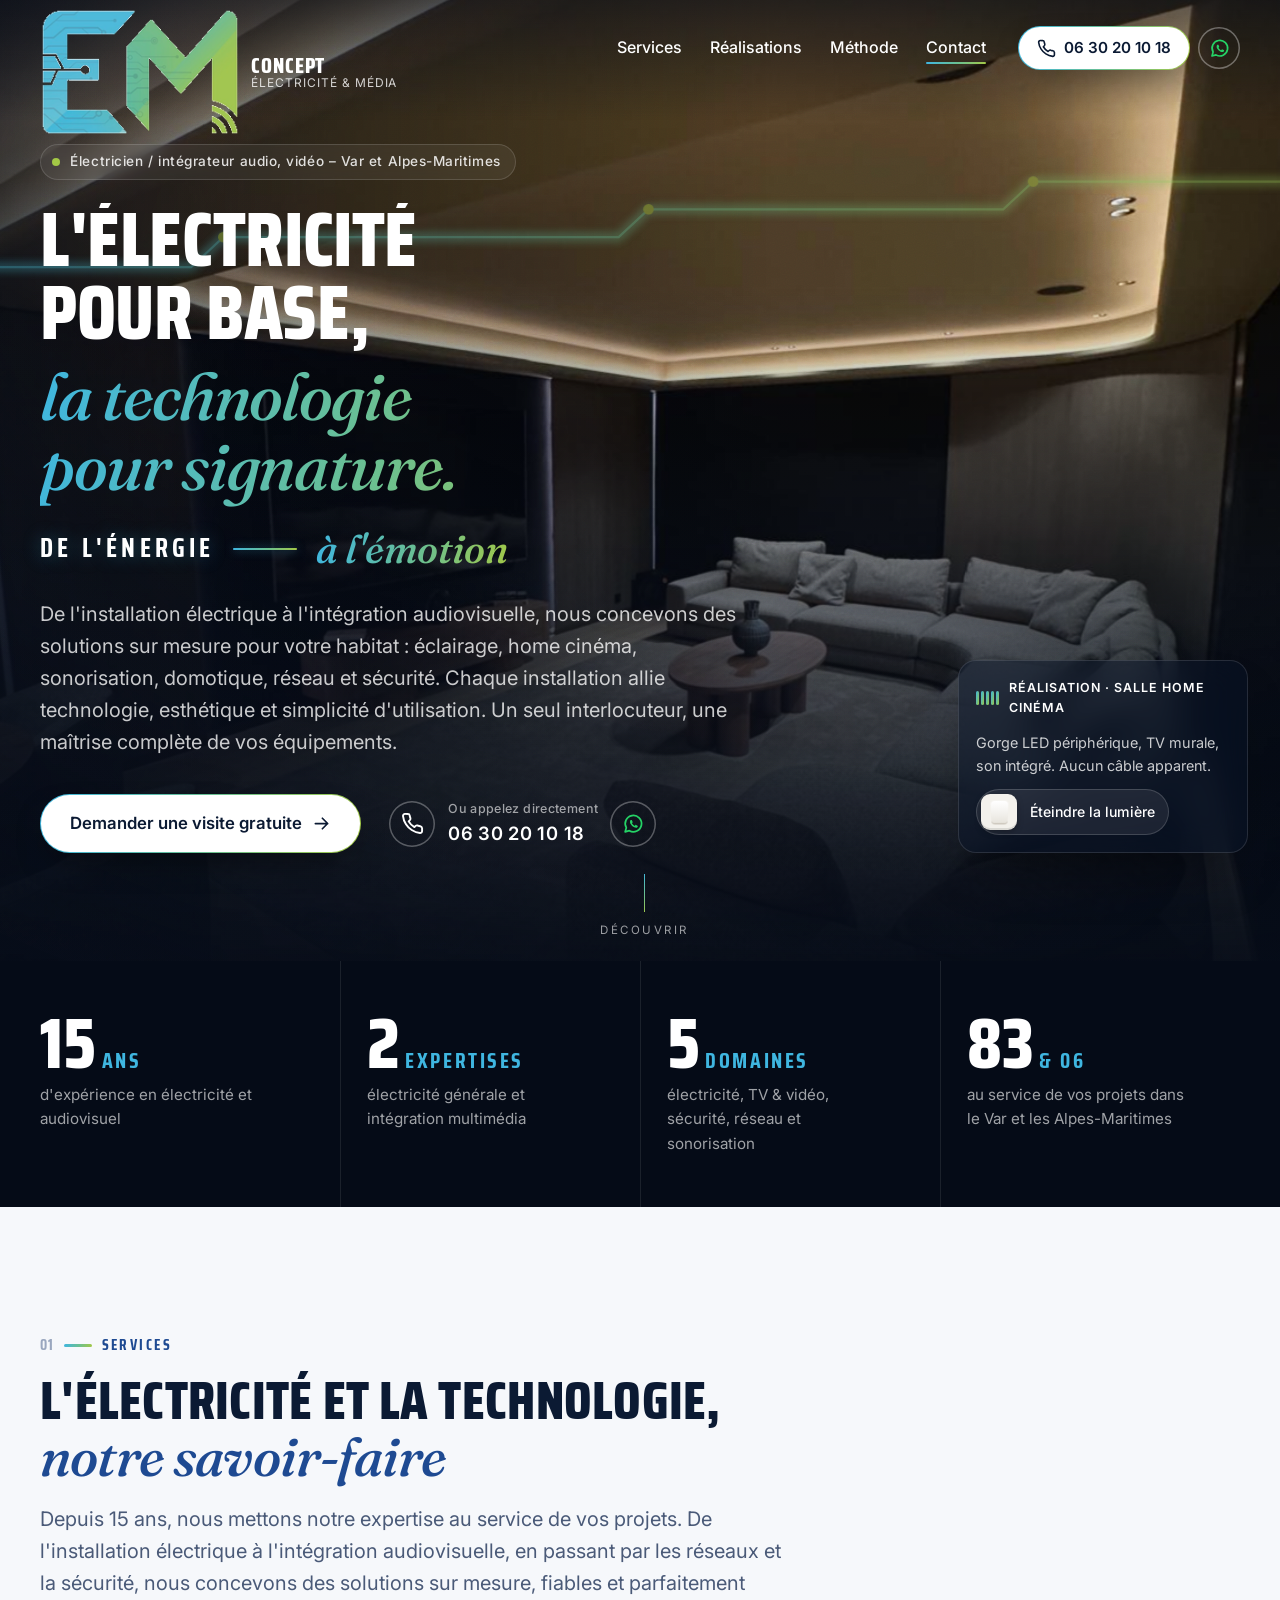
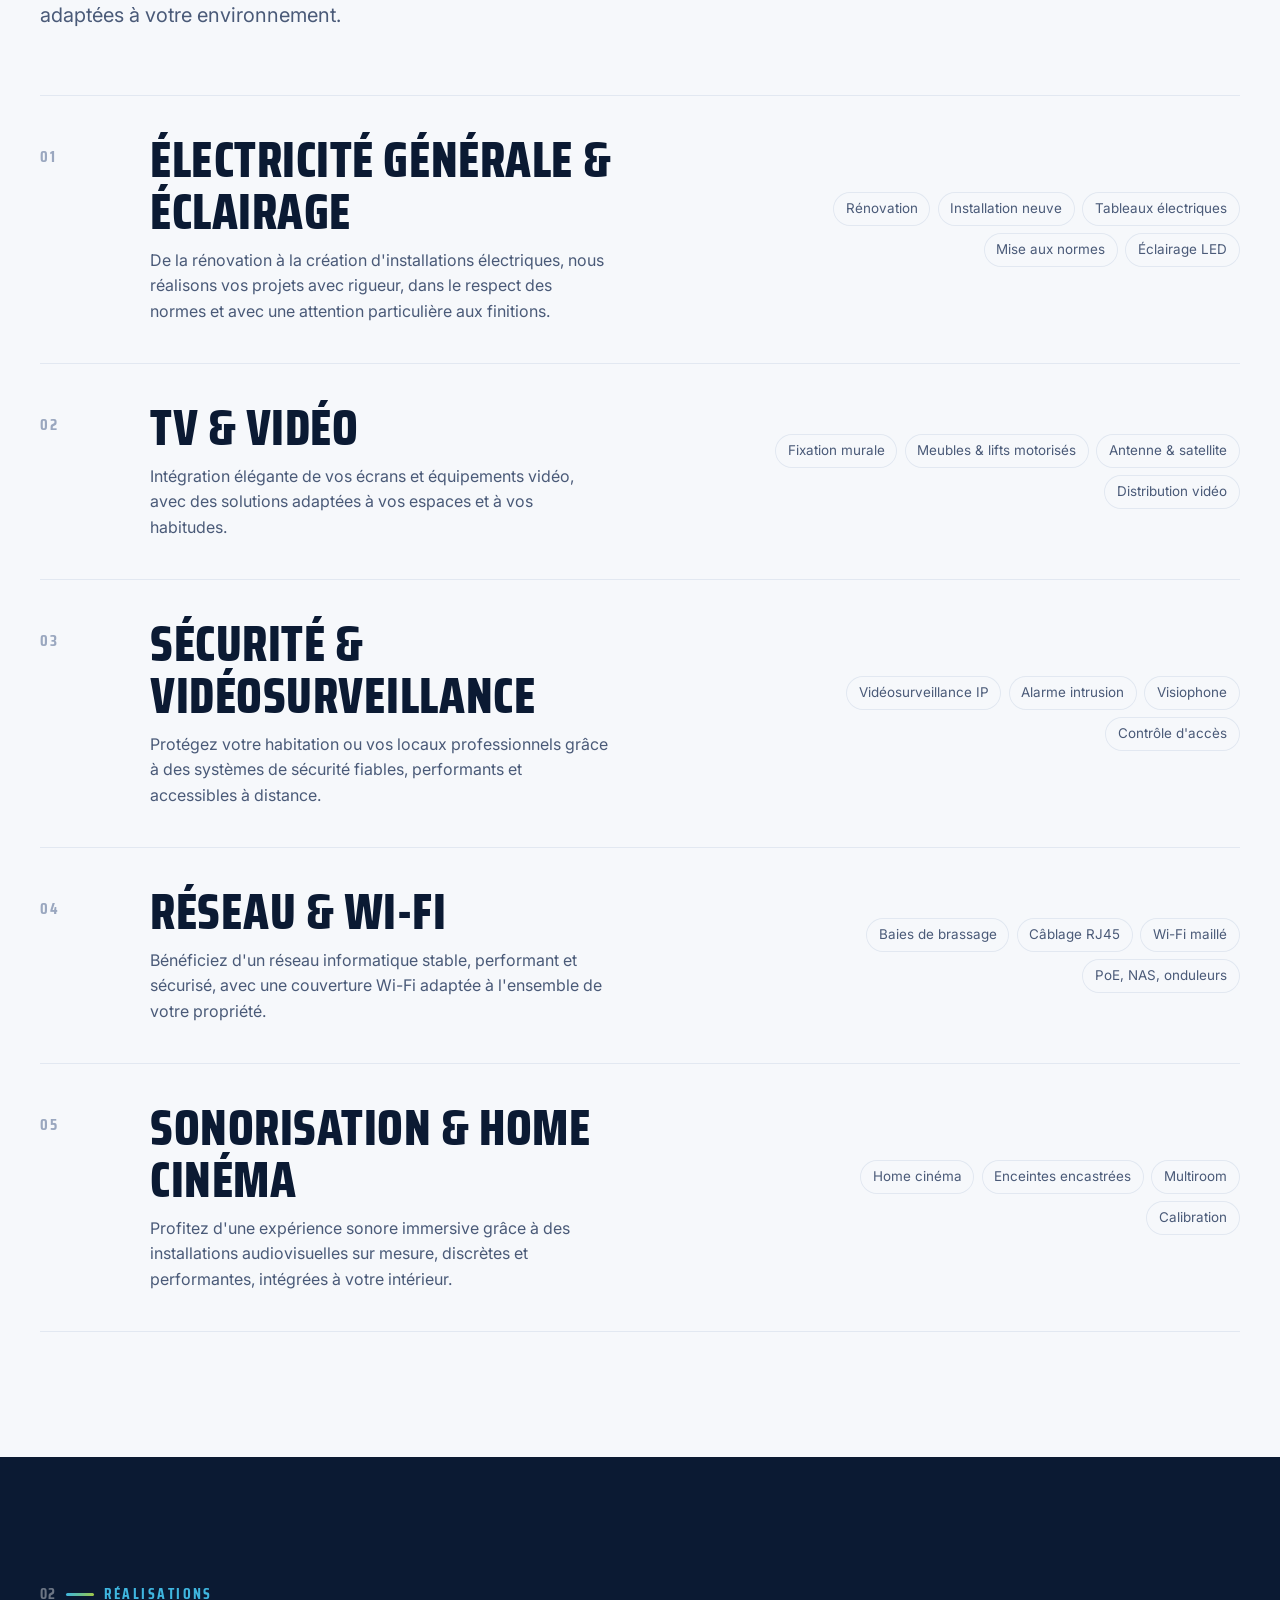
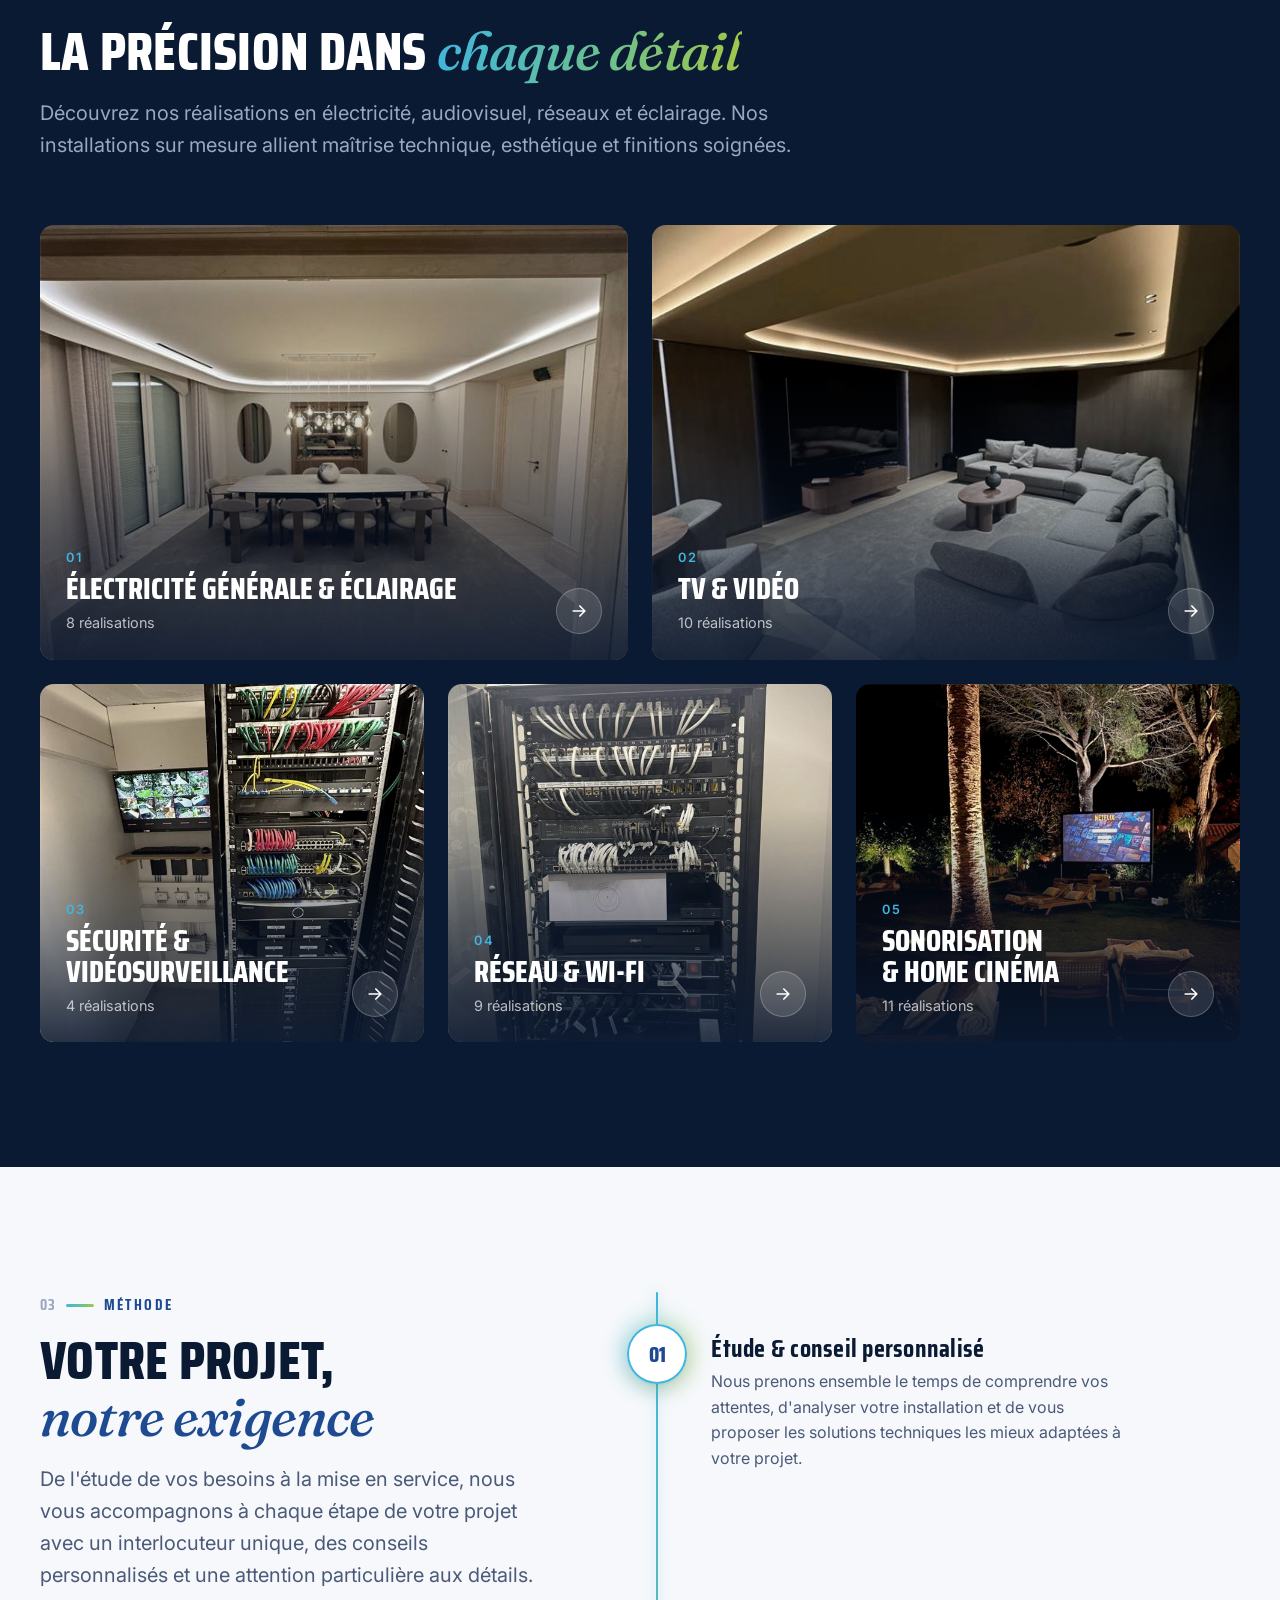
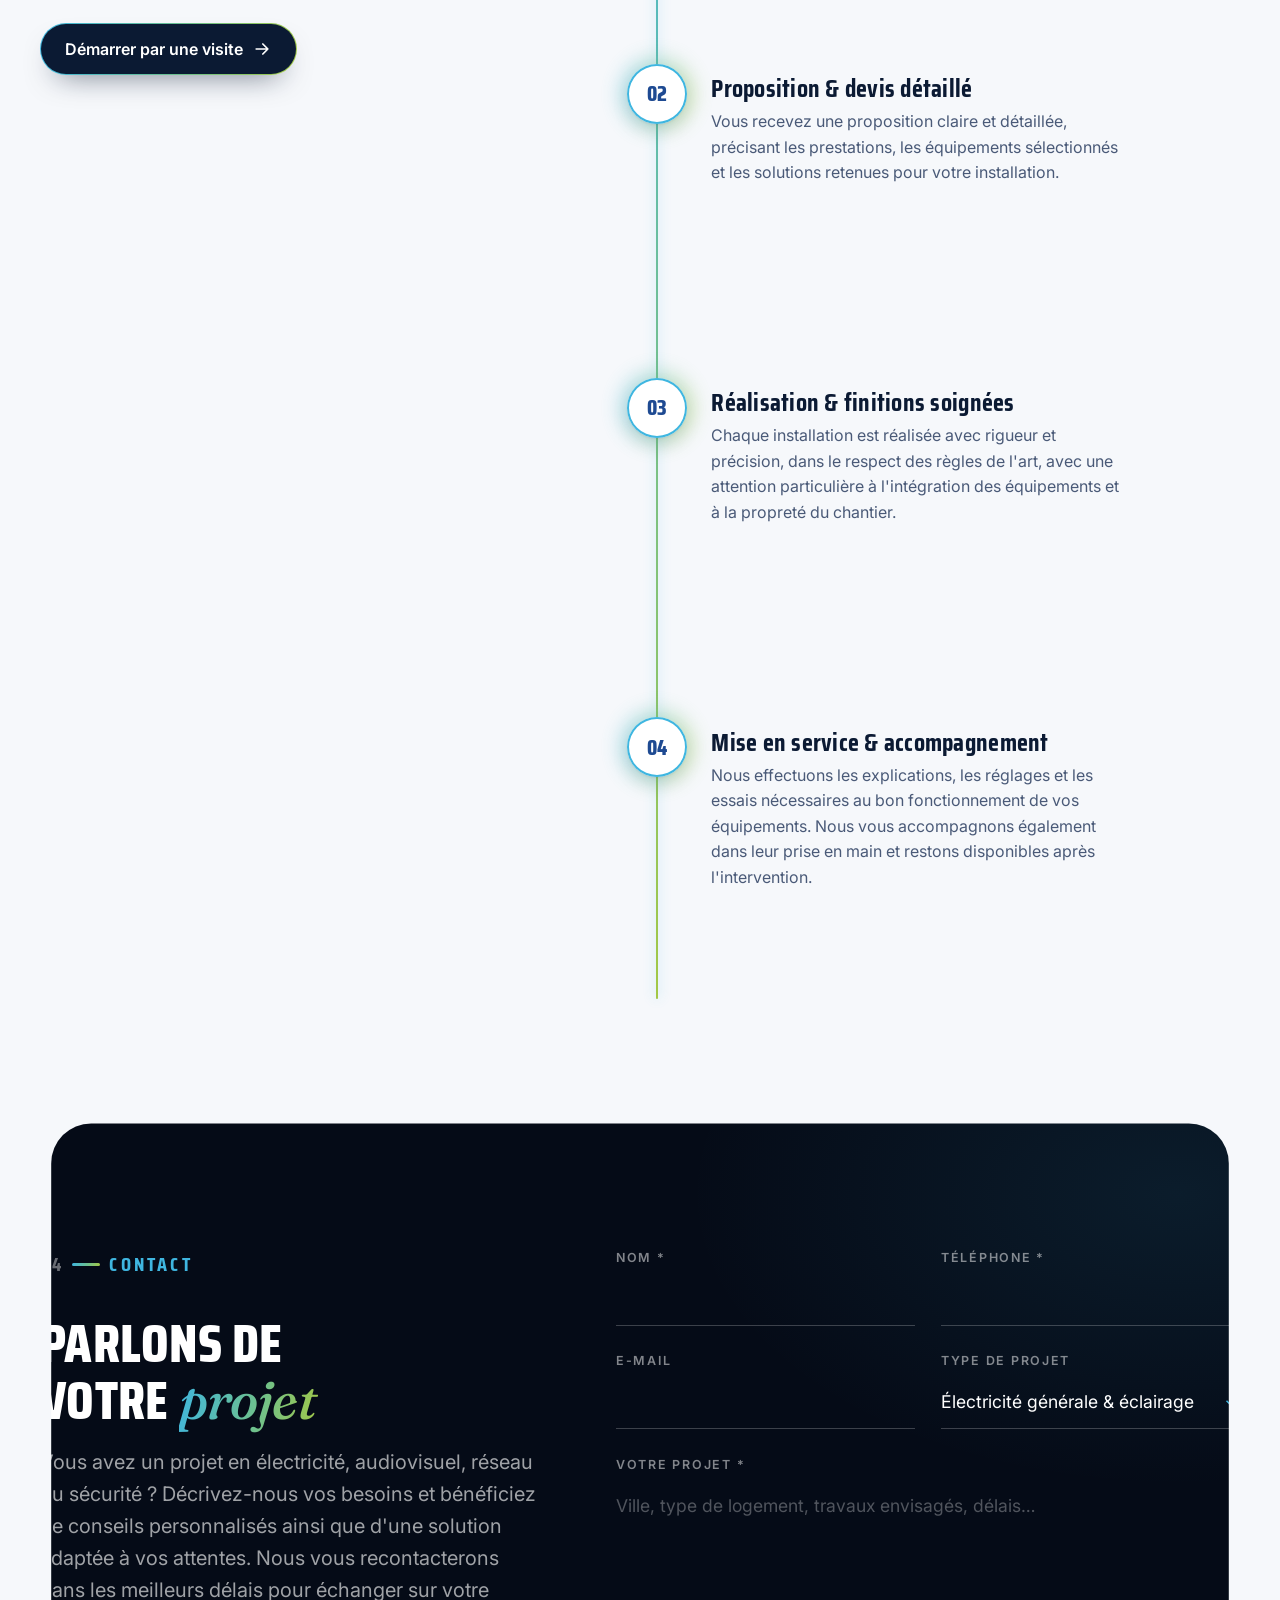
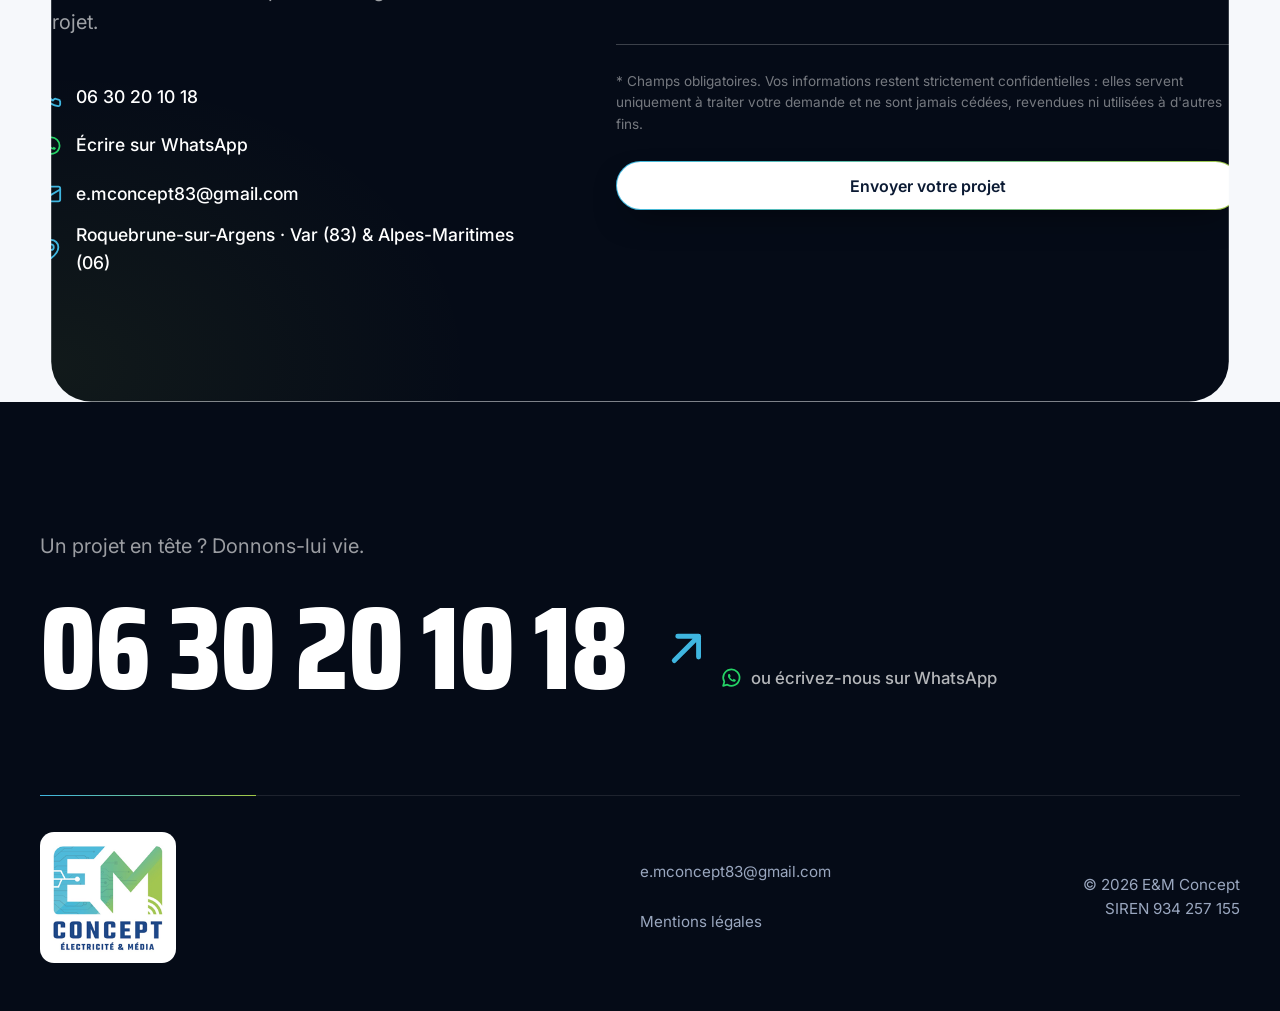
<file: index.html>
<!doctype html>
<html lang="fr">
<head>
  <meta charset="utf-8">
  <meta name="viewport" content="width=device-width, initial-scale=1">
  <title>EM Concept — Intégrateur son, vidéo &amp; réseau, électricien dans le Var &amp; les Alpes-Maritimes</title>
  <meta name="description" content="EM Concept, intégrateur son et vidéo depuis 15 ans dans le Var et les Alpes-Maritimes : home cinéma, sonorisation, TV, caméras, alarme, réseau Wi-Fi et électricité. Devis gratuit au 06 30 20 10 18.">
  <link rel="canonical" href="https://bourgoisju.github.io/E-Mconcept/">
  <meta name="theme-color" content="#0b1a33">
  <script>document.documentElement.classList.add('js')</script>

  <meta property="og:type" content="website">
  <meta property="og:locale" content="fr_FR">
  <meta property="og:site_name" content="EM Concept">
  <meta property="og:title" content="EM Concept — Électricité &amp; Média, Var &amp; Alpes-Maritimes">
  <meta property="og:description" content="Intégrateur son et vidéo depuis 15 ans : home cinéma, sonorisation, caméras, alarme, réseau Wi-Fi et électricité. Devis gratuit.">
  <meta property="og:url" content="https://bourgoisju.github.io/E-Mconcept/">
  <meta property="og:image" content="https://bourgoisju.github.io/E-Mconcept/assets/img/og-image.jpg">
  <meta property="og:image:width" content="1200">
  <meta property="og:image:height" content="630">
  <meta name="twitter:card" content="summary_large_image">

  <link rel="icon" href="assets/img/favicon.svg" type="image/svg+xml">
  <link rel="apple-touch-icon" href="assets/img/apple-touch-icon.png">
  <link rel="manifest" href="site.webmanifest">

  <link rel="preconnect" href="https://fonts.googleapis.com">
  <link rel="preconnect" href="https://fonts.gstatic.com" crossorigin>
  <link rel="stylesheet" href="https://fonts.googleapis.com/css2?family=Fraunces:ital,opsz,wght@1,9..144,500&family=Inter:wght@400;500;600&family=Saira+Condensed:wght@600;700;800&display=swap">
  <link rel="preload" as="image" href="assets/img/salle-home-cinema-1200.jpg"
        imagesrcset="assets/img/salle-home-cinema-640.jpg 640w, assets/img/salle-home-cinema-1200.jpg 1200w"
        imagesizes="100vw">
  <link rel="stylesheet" href="assets/css/styles.css">
  <script defer src="assets/js/main.js"></script>

  <script type="application/ld+json">
  {
    "@context": "https://schema.org",
    "@type": "Electrician",
    "name": "EM Concept",
    "legalName": "E&M Concept",
    "founder": { "@type": "Person", "name": "Thomas Di Clemente" },
    "description": "Intégrateur son et vidéo depuis 15 ans et électricien : home cinéma, sonorisation, TV, caméras, alarme, réseau Wi-Fi et électricité générale.",
    "url": "https://bourgoisju.github.io/E-Mconcept/",
    "logo": "https://bourgoisju.github.io/E-Mconcept/assets/img/icon-512.png",
    "image": "https://bourgoisju.github.io/E-Mconcept/assets/img/og-image.jpg",
    "telephone": "+33630201018",
    "email": "e.mconcept83@gmail.com",
    "areaServed": [{ "@type": "AdministrativeArea", "name": "Var (83)" }, { "@type": "AdministrativeArea", "name": "Alpes-Maritimes (06)" }],
    "address": { "@type": "PostalAddress", "addressLocality": "Roquebrune-sur-Argens", "postalCode": "83520", "addressRegion": "Var", "addressCountry": "FR" },
    "knowsAbout": ["Home cinéma", "Sonorisation", "Installation TV", "Vidéosurveillance", "Alarme", "Réseau Wi-Fi", "Électricité générale"]
  }
  </script>
</head>
<body>
  <a class="skip-link" href="#main">Aller au contenu</a>

  <header class="site-header" data-header>
    <div class="container header-inner">
      <a class="brand" href="#top" aria-label="EM Concept, retour en haut de page">
        <img src="assets/img/logo-mark-alpha.png" srcset="assets/img/logo-mark-alpha.png 1x, assets/img/logo-mark-alpha-2x.png 2x" width="200" height="128" alt="">
        <span class="brand-text"><strong>Concept</strong><small>Électricité &amp; Média</small></span>
      </a>

      <button class="nav-toggle" type="button" aria-expanded="false" aria-controls="site-nav" data-nav-toggle>
        <span class="nav-toggle-bar" aria-hidden="true"></span>
        <span class="visually-hidden">Menu</span>
      </button>

      <nav id="site-nav" class="site-nav" aria-label="Navigation principale" data-nav>
        <ul>
          <li><a href="#services">Services</a></li>
          <li><a href="#realisations">Réalisations</a></li>
          <li><a href="#methode">Méthode</a></li>
          <li><a href="#contact">Contact</a></li>
        </ul>
        <div class="nav-contact">
          <a class="btn btn-primary btn-sm" href="tel:+33630201018">
            <svg class="icon" aria-hidden="true"><use href="#i-phone"/></svg>06 30 20 10 18
          </a>
          <a class="header-wa" href="https://wa.me/33630201018?text=Bonjour%20EM%20Concept%2C%20je%20vous%20contacte%20depuis%20votre%20site%20pour%20un%20projet%20%3A%20" target="_blank" rel="noopener" data-tip="WhatsApp">
            <svg class="icon" aria-hidden="true"><use href="#i-whatsapp"/></svg>
            <span class="header-wa-label">WhatsApp</span><span class="visually-hidden"> (s'ouvre dans un nouvel onglet)</span>
          </a>
        </div>
      </nav>
    </div>
  </header>

  <main id="main">
    <!-- HERO — « L'électricité pour base, la technologie pour signature. De l'énergie à l'émotion. »
         Layers: dark photo → lit photo (masked by a growing / cursor-following light) → shade → grain → current line.
         Intro: the current runs across the room, then the light spreads from the ceiling cove. -->
    <section class="hero" id="top" data-hero>
      <div class="hero-stage" data-hero-stage>
        <div class="hero-media" data-hero-media>
          <img class="hero-img hero-img--dark"
               src="assets/img/salle-home-cinema-1200.jpg"
               srcset="assets/img/salle-home-cinema-640.jpg 640w, assets/img/salle-home-cinema-1200.jpg 1200w"
               sizes="100vw" width="1200" height="1600" fetchpriority="high"
               alt="Salle home cinéma réalisée par EM Concept : gorge lumineuse LED au plafond, téléviseur mural et grand canapé">
          <img class="hero-img hero-img--lit" aria-hidden="true" alt=""
               src="assets/img/salle-home-cinema-1200.jpg"
               srcset="assets/img/salle-home-cinema-640.jpg 640w, assets/img/salle-home-cinema-1200.jpg 1200w"
               sizes="100vw" width="1200" height="1600">
        </div>
        <div class="hero-shade" aria-hidden="true"></div>
        <div class="hero-grain" aria-hidden="true"></div>
        <svg class="hero-current" viewBox="0 0 1440 900" preserveAspectRatio="xMidYMid slice" aria-hidden="true">
          <defs>
            <linearGradient id="current" x1="0" x2="1">
              <stop offset="0" stop-color="#3fb6e0"/><stop offset=".55" stop-color="#6cc08f"/><stop offset="1" stop-color="#a3c846"/>
            </linearGradient>
            <filter id="glow" x="-20%" y="-50%" width="140%" height="200%"><feGaussianBlur stdDeviation="4"/></filter>
          </defs>
          <g class="current-trace">
            <path class="current-glow" d="M-20 250 H300 L330 222 H700 L728 196 H1060 L1088 170 H1460"/>
            <path class="current-core" d="M-20 250 H300 L330 222 H700 L728 196 H1060 L1088 170 H1460"/>
          </g>
          <circle class="current-node" cx="330" cy="222" r="5"/>
          <circle class="current-node" cx="728" cy="196" r="5"/>
          <circle class="current-node" cx="1088" cy="170" r="5"/>
        </svg>
      </div>

      <div class="container hero-content" data-hero-content>
        <p class="hero-kicker hero-in" style="--i:0">
          <span class="live-dot" aria-hidden="true"></span>
          Électricien / intégrateur audio, vidéo – Var et Alpes-Maritimes
        </p>
        <h1 class="hero-title">
          <span class="line"><span class="hero-in" style="--i:1">L'électricité pour base,</span></span>
          <span class="line"><em class="hero-in" style="--i:2">la technologie pour signature.</em></span>
        </h1>
        <p class="hero-tagline" aria-label="De l'énergie à l'émotion">
          <span class="tg-a" aria-hidden="true">De l'énergie</span>
          <span class="tg-current" aria-hidden="true"><i></i></span>
          <span class="tg-b" aria-hidden="true">à l'émotion</span>
        </p>
        <p class="hero-lead hero-in" style="--i:3">De l'installation électrique à l'intégration audiovisuelle, nous concevons des solutions sur mesure pour votre habitat&nbsp;: éclairage, home cinéma, sonorisation, domotique, réseau et sécurité. Chaque installation allie technologie, esthétique et simplicité d'utilisation. Un seul interlocuteur, une maîtrise complète de vos équipements.</p>
        <div class="hero-actions hero-in" style="--i:4">
          <a class="btn btn-primary btn-lg" href="#contact" data-magnetic>
            Demander une visite gratuite
            <svg class="icon" aria-hidden="true"><use href="#i-arrow"/></svg>
          </a>
          <div class="hero-direct">
            <a class="hero-call" href="tel:+33630201018">
              <span class="hero-call-icon" aria-hidden="true"><svg class="icon"><use href="#i-phone"/></svg></span>
              <span><small>Ou appelez directement</small>06 30 20 10 18</span>
            </a>
            <a class="hero-wa" href="https://wa.me/33630201018?text=Bonjour%20EM%20Concept%2C%20je%20vous%20contacte%20depuis%20votre%20site%20pour%20un%20projet%20%3A%20" target="_blank" rel="noopener" aria-label="Écrire sur WhatsApp (s'ouvre dans un nouvel onglet)" data-tip="WhatsApp">
              <svg class="icon" aria-hidden="true"><use href="#i-whatsapp"/></svg>
            </a>
          </div>
        </div>
      </div>

      <aside class="hero-card hero-in" style="--i:5" aria-label="Réalisation présentée">
        <div class="hero-card-head">
          <span class="eq" aria-hidden="true"><i></i><i></i><i></i><i></i><i></i></span>
          <span>Réalisation · Salle home cinéma</span>
        </div>
        <p>Gorge LED périphérique, TV murale, son intégré. Aucun câble apparent.</p>
        <button class="switch" type="button" aria-pressed="true" data-light-switch>
          <span class="switch-plate" aria-hidden="true"><span class="switch-rocker"></span></span>
          <span class="switch-label" data-switch-label>Éteindre la lumière</span>
        </button>
        <p class="hero-card-hint" data-switch-hint hidden>Promenez la lampe sur la pièce.</p>
      </aside>

      <a class="hero-scroll hero-in" style="--i:6" href="#services" aria-label="Découvrir nos services">
        <span class="hero-scroll-line" aria-hidden="true"></span>
        Découvrir
      </a>
    </section>

    <!-- PREUVES — chiffres-signature, en continuité sombre du hero -->
    <section class="proof" aria-label="EM Concept en quelques chiffres">
      <ul class="container proof-list">
        <li class="reveal"><strong class="proof-fig">15<small>ans</small></strong><span>d'expérience en électricité et audiovisuel</span></li>
        <li class="reveal"><strong class="proof-fig">2<small>expertises</small></strong><span>électricité générale et intégration multimédia</span></li>
        <li class="reveal"><strong class="proof-fig">5<small>domaines</small></strong><span>électricité, TV &amp; vidéo, sécurité, réseau et sonorisation</span></li>
        <li class="reveal"><strong class="proof-fig">83<small>&amp; 06</small></strong><span>au service de vos projets dans le Var et les Alpes-Maritimes</span></li>
      </ul>
    </section>

    <!-- SERVICES — index éditorial ; au survol, la réalisation correspondante apparaît sous le curseur -->
    <section class="section" id="services" aria-labelledby="services-title">
      <div class="container">
        <header class="section-head">
          <p class="eyebrow reveal"><span class="eyebrow-num">01</span>Services</p>
          <h2 id="services-title" class="reveal">L'électricité et la technologie, <em>notre savoir-faire</em></h2>
          <p class="reveal">Depuis 15 ans, nous mettons notre expertise au service de vos projets. De l'installation électrique à l'intégration audiovisuelle, en passant par les réseaux et la sécurité, nous concevons des solutions sur mesure, fiables et parfaitement adaptées à votre environnement.</p>
        </header>

        <ol class="svc-list" data-svc-list>
          <li class="svc reveal">
            <span class="svc-num" aria-hidden="true">01</span>
            <div class="svc-main">
              <h3>Électricité générale &amp; éclairage</h3>
              <p>De la rénovation à la création d'installations électriques, nous réalisons vos projets avec rigueur, dans le respect des normes et avec une attention particulière aux finitions.</p>
            </div>
            <ul class="svc-tags"><li>Rénovation</li><li>Installation neuve</li><li>Tableaux électriques</li><li>Mise aux normes</li><li>Éclairage LED</li></ul>
            <img class="svc-img" src="assets/img/suspensions-cage-escalier-640.jpg" width="640" height="853" loading="lazy" decoding="async" alt="">
          </li>
          <li class="svc reveal">
            <span class="svc-num" aria-hidden="true">02</span>
            <div class="svc-main">
              <h3>TV &amp; vidéo</h3>
              <p>Intégration élégante de vos écrans et équipements vidéo, avec des solutions adaptées à vos espaces et à vos habitudes.</p>
            </div>
            <ul class="svc-tags"><li>Fixation murale</li><li>Meubles &amp; lifts motorisés</li><li>Antenne &amp; satellite</li><li>Distribution vidéo</li></ul>
            <img class="svc-img" src="assets/img/tv-calibration-640.jpg" width="640" height="854" loading="lazy" decoding="async" alt="" style="object-position: 50% 38%">
          </li>
          <li class="svc reveal">
            <span class="svc-num" aria-hidden="true">03</span>
            <div class="svc-main">
              <h3>Sécurité &amp; vidéosurveillance</h3>
              <p>Protégez votre habitation ou vos locaux professionnels grâce à des systèmes de sécurité fiables, performants et accessibles à distance.</p>
            </div>
            <ul class="svc-tags"><li>Vidéosurveillance IP</li><li>Alarme intrusion</li><li>Visiophone</li><li>Contrôle d'accès</li></ul>
            <img class="svc-img" src="assets/img/baie-securite-640.jpg" width="640" height="768" loading="lazy" decoding="async" alt="" style="object-position: 50% 38%">
          </li>
          <li class="svc reveal">
            <span class="svc-num" aria-hidden="true">04</span>
            <div class="svc-main">
              <h3>Réseau &amp; Wi-Fi</h3>
              <p>Bénéficiez d'un réseau informatique stable, performant et sécurisé, avec une couverture Wi-Fi adaptée à l'ensemble de votre propriété.</p>
            </div>
            <ul class="svc-tags"><li>Baies de brassage</li><li>Câblage RJ45</li><li>Wi-Fi maillé</li><li>PoE, NAS, onduleurs</li></ul>
            <img class="svc-img" src="assets/img/telecommande-salle-cinema-640.jpg" width="640" height="853" loading="lazy" decoding="async" alt="" style="object-position: 50% 30%">
          </li>
          <li class="svc reveal">
            <span class="svc-num" aria-hidden="true">05</span>
            <div class="svc-main">
              <h3>Sonorisation &amp; home cinéma</h3>
              <p>Profitez d'une expérience sonore immersive grâce à des installations audiovisuelles sur mesure, discrètes et performantes, intégrées à votre intérieur.</p>
            </div>
            <ul class="svc-tags"><li>Home cinéma</li><li>Enceintes encastrées</li><li>Multiroom</li><li>Calibration</li></ul>
            <img class="svc-img" src="assets/img/salle-cinema-ecran-640.jpg" width="640" height="693" loading="lazy" decoding="async" alt="" style="object-position: 50% 40%">
          </li>
        </ol>
      </div>
      <div class="svc-preview" aria-hidden="true" data-svc-preview><div class="svc-preview-track"></div></div>
    </section>

    <!-- REALISATIONS -->
    <section class="section section-dark" id="realisations" aria-labelledby="work-title">
      <div class="container">
        <header class="section-head">
          <p class="eyebrow reveal"><span class="eyebrow-num">02</span>Réalisations</p>
          <h2 id="work-title" class="reveal">La précision dans <em>chaque détail</em></h2>
          <p class="reveal">Découvrez nos réalisations en électricité, audiovisuel, réseaux et éclairage. Nos installations sur mesure allient maîtrise technique, esthétique et finitions soignées.</p>
        </header>

        <ul class="work-cats">
          <li class="work-cat is-lg reveal">
            <a href="realisations-electricite.html">
              <img src="assets/img/salle-a-manger-gorge-led-640.jpg" srcset="assets/img/salle-a-manger-gorge-led-640.jpg 640w, assets/img/salle-a-manger-gorge-led-1280.jpg 1280w" sizes="(max-width: 600px) 100vw, 50vw" width="640" height="480" loading="lazy" decoding="async" alt="">
              <span class="work-cat-body">
                <span><span class="work-cat-num">01</span><span class="work-cat-title">Électricité générale &amp; éclairage</span><span class="work-cat-count">8 réalisations</span></span>
                <span class="work-cat-go" aria-hidden="true"><svg class="icon"><use href="#i-arrow"/></svg></span>
              </span>
            </a>
          </li>
          <li class="work-cat is-lg reveal">
            <a href="realisations-tv-video.html">
              <img src="assets/img/salon-tv-gorge-led-640.jpg" srcset="assets/img/salon-tv-gorge-led-640.jpg 640w, assets/img/salon-tv-gorge-led-1280.jpg 1280w" sizes="(max-width: 600px) 100vw, 50vw" width="640" height="853" loading="lazy" decoding="async" alt="">
              <span class="work-cat-body">
                <span><span class="work-cat-num">02</span><span class="work-cat-title">TV &amp; vidéo</span><span class="work-cat-count">10 réalisations</span></span>
                <span class="work-cat-go" aria-hidden="true"><svg class="icon"><use href="#i-arrow"/></svg></span>
              </span>
            </a>
          </li>
          <li class="work-cat reveal">
            <a href="realisations-securite.html">
              <img src="assets/img/baie-hikvision-control4-640.jpg" srcset="assets/img/baie-hikvision-control4-640.jpg 640w, assets/img/baie-hikvision-control4-1280.jpg 1280w" sizes="(max-width: 600px) 100vw, (max-width: 900px) 50vw, 33vw" width="640" height="853" loading="lazy" decoding="async" alt="">
              <span class="work-cat-body">
                <span><span class="work-cat-num">03</span><span class="work-cat-title">Sécurité &amp; vidéosurveillance</span><span class="work-cat-count">4 réalisations</span></span>
                <span class="work-cat-go" aria-hidden="true"><svg class="icon"><use href="#i-arrow"/></svg></span>
              </span>
            </a>
          </li>
          <li class="work-cat reveal">
            <a href="realisations-reseau.html">
              <img src="assets/img/baie-villa-brassee-640.jpg" srcset="assets/img/baie-villa-brassee-640.jpg 640w, assets/img/baie-villa-brassee-1280.jpg 1280w" sizes="(max-width: 600px) 100vw, (max-width: 900px) 50vw, 33vw" width="640" height="853" loading="lazy" decoding="async" alt="">
              <span class="work-cat-body">
                <span><span class="work-cat-num">04</span><span class="work-cat-title">Réseau &amp; Wi-Fi</span><span class="work-cat-count">9 réalisations</span></span>
                <span class="work-cat-go" aria-hidden="true"><svg class="icon"><use href="#i-arrow"/></svg></span>
              </span>
            </a>
          </li>
          <li class="work-cat reveal">
            <a href="realisations-sonorisation.html">
              <img src="assets/img/cinema-plein-air-640.jpg" srcset="assets/img/cinema-plein-air-640.jpg 640w, assets/img/cinema-plein-air-1280.jpg 1280w" sizes="(max-width: 600px) 100vw, (max-width: 900px) 100vw, 33vw" width="640" height="480" loading="lazy" decoding="async" alt="">
              <span class="work-cat-body">
                <span><span class="work-cat-num">05</span><span class="work-cat-title">Sonorisation &amp; home cinéma</span><span class="work-cat-count">11 réalisations</span></span>
                <span class="work-cat-go" aria-hidden="true"><svg class="icon"><use href="#i-arrow"/></svg></span>
              </span>
            </a>
          </li>
        </ul>
      </div>
    </section>

    <!-- METHODE -->
    <section class="section" id="methode" aria-labelledby="method-title">
      <div class="container method-grid">
        <header class="section-head method-head">
          <p class="eyebrow reveal"><span class="eyebrow-num">03</span>Méthode</p>
          <h2 id="method-title" class="reveal">Votre projet, <em>notre exigence</em></h2>
          <p class="reveal">De l'étude de vos besoins à la mise en service, nous vous accompagnons à chaque étape de votre projet avec un interlocuteur unique, des conseils personnalisés et une attention particulière aux détails.</p>
          <a class="btn btn-primary reveal" href="#contact" data-magnetic>Démarrer par une visite <svg class="icon" aria-hidden="true"><use href="#i-arrow"/></svg></a>
        </header>
        <ol class="steps" data-steps>
          <li class="step reveal">
            <span class="step-num" aria-hidden="true">01</span>
            <div class="step-body">
              <h3>Étude &amp; conseil personnalisé</h3>
              <p>Nous prenons ensemble le temps de comprendre vos attentes, d'analyser votre installation et de vous proposer les solutions techniques les mieux adaptées à votre projet.</p>
            </div>
          </li>
          <li class="step reveal">
            <span class="step-num" aria-hidden="true">02</span>
            <div class="step-body">
              <h3>Proposition &amp; devis détaillé</h3>
              <p>Vous recevez une proposition claire et détaillée, précisant les prestations, les équipements sélectionnés et les solutions retenues pour votre installation.</p>
            </div>
          </li>
          <li class="step reveal">
            <span class="step-num" aria-hidden="true">03</span>
            <div class="step-body">
              <h3>Réalisation &amp; finitions soignées</h3>
              <p>Chaque installation est réalisée avec rigueur et précision, dans le respect des règles de l'art, avec une attention particulière à l'intégration des équipements et à la propreté du chantier.</p>
            </div>
          </li>
          <li class="step reveal">
            <span class="step-num" aria-hidden="true">04</span>
            <div class="step-body">
              <h3>Mise en service &amp; accompagnement</h3>
              <p>Nous effectuons les explications, les réglages et les essais nécessaires au bon fonctionnement de vos équipements. Nous vous accompagnons également dans leur prise en main et restons disponibles après l'intervention.</p>
            </div>
          </li>
        </ol>
      </div>
    </section>

    <!-- CONTACT -->
    <section class="section section-dark section-contact" id="contact" aria-labelledby="contact-title">
      <div class="container contact-grid">
        <div class="contact-intro">
          <p class="eyebrow reveal"><span class="eyebrow-num">04</span>Contact</p>
          <h2 id="contact-title" class="reveal">Parlons de votre <em>projet</em></h2>
          <p class="reveal">Vous avez un projet en électricité, audiovisuel, réseau ou sécurité&nbsp;? Décrivez-nous vos besoins et bénéficiez de conseils personnalisés ainsi que d'une solution adaptée à vos attentes. Nous vous recontacterons dans les meilleurs délais pour échanger sur votre projet.</p>
          <ul class="contact-list reveal">
            <li>
              <svg class="icon" aria-hidden="true"><use href="#i-phone"/></svg>
              <a href="tel:+33630201018">06 30 20 10 18</a>
            </li>
            <li class="contact-wa">
              <svg class="icon" aria-hidden="true"><use href="#i-whatsapp"/></svg>
              <a href="https://wa.me/33630201018?text=Bonjour%20EM%20Concept%2C%20je%20vous%20contacte%20depuis%20votre%20site%20pour%20un%20projet%20%3A%20" target="_blank" rel="noopener">Écrire sur WhatsApp<span class="visually-hidden"> (s'ouvre dans un nouvel onglet)</span></a>
            </li>
            <li>
              <svg class="icon" aria-hidden="true"><use href="#i-mail"/></svg>
              <a href="mailto:e.mconcept83@gmail.com">e.mconcept83@gmail.com</a>
            </li>
            <li>
              <svg class="icon" aria-hidden="true"><use href="#i-pin"/></svg>
              <span>Roquebrune-sur-Argens · Var (83) &amp; Alpes-Maritimes (06)</span>
            </li>
          </ul>
        </div>

        <form class="contact-form reveal" action="https://formsubmit.co/e.mconcept83@gmail.com" method="POST" data-contact-form novalidate>
          <input type="hidden" name="_subject" value="Nouvelle demande depuis le site EM Concept">
          <input type="hidden" name="_template" value="table">
          <input type="hidden" name="_captcha" value="false">
          <div class="hp" aria-hidden="true">
            <label for="f-honey">Ne pas remplir</label>
            <input id="f-honey" type="text" name="_honey" tabindex="-1" autocomplete="off">
          </div>

          <div class="field-row">
            <div class="field">
              <label for="f-name">Nom <span aria-hidden="true">*</span></label>
              <input id="f-name" name="nom" type="text" autocomplete="name" required aria-describedby="f-name-err">
              <p class="field-error" id="f-name-err" aria-live="polite"></p>
            </div>
            <div class="field">
              <label for="f-phone">Téléphone <span aria-hidden="true">*</span></label>
              <input id="f-phone" name="telephone" type="tel" autocomplete="tel" inputmode="tel" required pattern="[0-9+ .()-]{10,}" aria-describedby="f-phone-err">
              <p class="field-error" id="f-phone-err" aria-live="polite"></p>
            </div>
          </div>

          <div class="field-row">
            <div class="field">
              <label for="f-email">E-mail</label>
              <input id="f-email" name="email" type="email" autocomplete="email" aria-describedby="f-email-err">
              <p class="field-error" id="f-email-err" aria-live="polite"></p>
            </div>
            <div class="field">
              <label for="f-type">Type de projet</label>
              <select id="f-type" name="projet">
                <option>Électricité générale &amp; éclairage</option>
                <option>Sonorisation &amp; home cinéma</option>
                <option>TV &amp; Wi-Fi</option>
                <option>Sécurité &amp; vidéosurveillance</option>
                <option>Dépannage &amp; maintenance</option>
                <option>Autre projet</option>
              </select>
            </div>
          </div>

          <div class="field">
            <label for="f-msg">Votre projet <span aria-hidden="true">*</span></label>
            <textarea id="f-msg" name="message" rows="5" required minlength="10" aria-describedby="f-msg-err" placeholder="Ville, type de logement, travaux envisagés, délais…"></textarea>
            <p class="field-error" id="f-msg-err" aria-live="polite"></p>
          </div>

          <p class="form-note">* Champs obligatoires. Vos informations restent strictement confidentielles&nbsp;: elles servent uniquement à traiter votre demande et ne sont jamais cédées, revendues ni utilisées à d'autres fins.</p>
          <button class="btn btn-primary btn-block" type="submit" data-submit><span class="btn-label">Envoyer votre projet</span><span class="btn-dots" aria-hidden="true"><i></i><i></i><i></i></span></button>
          <p class="form-status" role="status" aria-live="polite" data-form-status></p>
        </form>
      </div>
    </section>
  </main>

  <footer class="site-footer">
    <div class="container">
      <div class="footer-call">
        <p class="footer-kicker reveal">Un projet en tête&nbsp;? Donnons-lui vie.</p>
        <a class="footer-phone reveal" href="tel:+33630201018" aria-label="Appeler le 06 30 20 10 18">
          <span>06 30 20 10 18</span>
          <svg class="icon" aria-hidden="true"><use href="#i-arrow"/></svg>
        </a>
        <a class="footer-wa reveal" href="https://wa.me/33630201018?text=Bonjour%20EM%20Concept%2C%20je%20vous%20contacte%20depuis%20votre%20site%20pour%20un%20projet%20%3A%20" target="_blank" rel="noopener">
          <svg class="icon" aria-hidden="true"><use href="#i-whatsapp"/></svg>
          <span>ou écrivez-nous sur WhatsApp</span><span class="visually-hidden"> (s'ouvre dans un nouvel onglet)</span>
        </a>
        <span class="footer-current" aria-hidden="true"></span>
      </div>
      <div class="footer-inner">
        <a class="footer-brand" href="#top" aria-label="EM Concept, retour en haut de page">
          <img src="assets/img/logo-em-concept.png" srcset="assets/img/logo-em-concept.png 1x, assets/img/logo-em-concept-2x.png 2x" width="200" height="192" alt="" loading="lazy">
        </a>
        <ul class="footer-links">
          <li><a href="mailto:e.mconcept83@gmail.com">e.mconcept83@gmail.com</a></li>
          <li><a href="mentions-legales.html">Mentions légales</a></li>
        </ul>
        <p class="footer-copy">© <span data-year>2026</span> E&amp;M Concept<br>SIREN 934 257 155</p>
      </div>
    </div>
  </footer>

  <!-- Mobile quick contact: one thumb-reach bar, two channels -->
  <nav class="quick-contact" aria-label="Contact rapide">
    <a class="qc-btn qc-call" href="tel:+33630201018" aria-label="Appeler EM Concept au 06 30 20 10 18">
      <svg class="icon" aria-hidden="true"><use href="#i-phone"/></svg><span>Appeler</span>
    </a>
    <a class="qc-btn qc-wa" href="https://wa.me/33630201018?text=Bonjour%20EM%20Concept%2C%20je%20vous%20contacte%20depuis%20votre%20site%20pour%20un%20projet%20%3A%20" target="_blank" rel="noopener" aria-label="Écrire à EM Concept sur WhatsApp (s'ouvre dans un nouvel onglet)">
      <svg class="icon" aria-hidden="true"><use href="#i-whatsapp"/></svg><span>WhatsApp</span>
    </a>
  </nav>

  <!-- Icon sprite -->
  <svg width="0" height="0" style="position:absolute" aria-hidden="true">
    <symbol id="i-whatsapp" viewBox="0 0 24 24"><g fill="none" stroke="currentColor" stroke-width="1.9" stroke-linecap="round" stroke-linejoin="round"><path d="M3.4 20.6 4.7 16A8.9 8.9 0 1 1 8 19.3z"/><path d="M9 8.3c.2-.5.6-.6.9-.6h.5c.2 0 .4.1.5.4l.7 1.7c.1.2 0 .5-.1.6l-.5.6c-.1.2-.1.4 0 .5a6 6 0 0 0 2.6 2.4c.2.1.4.1.5-.1l.6-.7c.2-.2.4-.2.6-.1l1.6.8c.3.1.4.3.4.5 0 .5-.2 1.2-.8 1.5-.6.4-1.7.5-3.3-.2a9.4 9.4 0 0 1-4.3-4.3C8.6 10.1 8.7 9 9 8.3z" fill="currentColor" stroke="none"/></g></symbol>
    <symbol id="i-phone" viewBox="0 0 24 24"><path fill="none" stroke="currentColor" stroke-width="2" stroke-linecap="round" stroke-linejoin="round" d="M22 16.9v3a2 2 0 0 1-2.2 2 19.8 19.8 0 0 1-8.6-3.1 19.5 19.5 0 0 1-6-6A19.8 19.8 0 0 1 2.1 4.2 2 2 0 0 1 4.1 2h3a2 2 0 0 1 2 1.7c.1.9.4 1.8.7 2.7a2 2 0 0 1-.5 2.1L8 9.8a16 16 0 0 0 6 6l1.3-1.3a2 2 0 0 1 2.1-.4c.9.3 1.8.6 2.7.7a2 2 0 0 1 1.7 2z"/></symbol>
    <symbol id="i-mail" viewBox="0 0 24 24"><g fill="none" stroke="currentColor" stroke-width="2" stroke-linecap="round" stroke-linejoin="round"><rect x="2" y="4" width="20" height="16" rx="2"/><path d="m22 7-10 6L2 7"/></g></symbol>
    <symbol id="i-pin" viewBox="0 0 24 24"><g fill="none" stroke="currentColor" stroke-width="2" stroke-linecap="round" stroke-linejoin="round"><path d="M20 10c0 6-8 12-8 12S4 16 4 10a8 8 0 0 1 16 0z"/><circle cx="12" cy="10" r="3"/></g></symbol>
    <symbol id="i-close" viewBox="0 0 24 24"><path fill="none" stroke="currentColor" stroke-width="2" stroke-linecap="round" d="M18 6 6 18M6 6l12 12"/></symbol>
    <symbol id="i-arrow" viewBox="0 0 24 24"><path fill="none" stroke="currentColor" stroke-width="2" stroke-linecap="round" stroke-linejoin="round" d="M5 12h14M13 6l6 6-6 6"/></symbol>
  </svg>
</body>
</html>
</file>
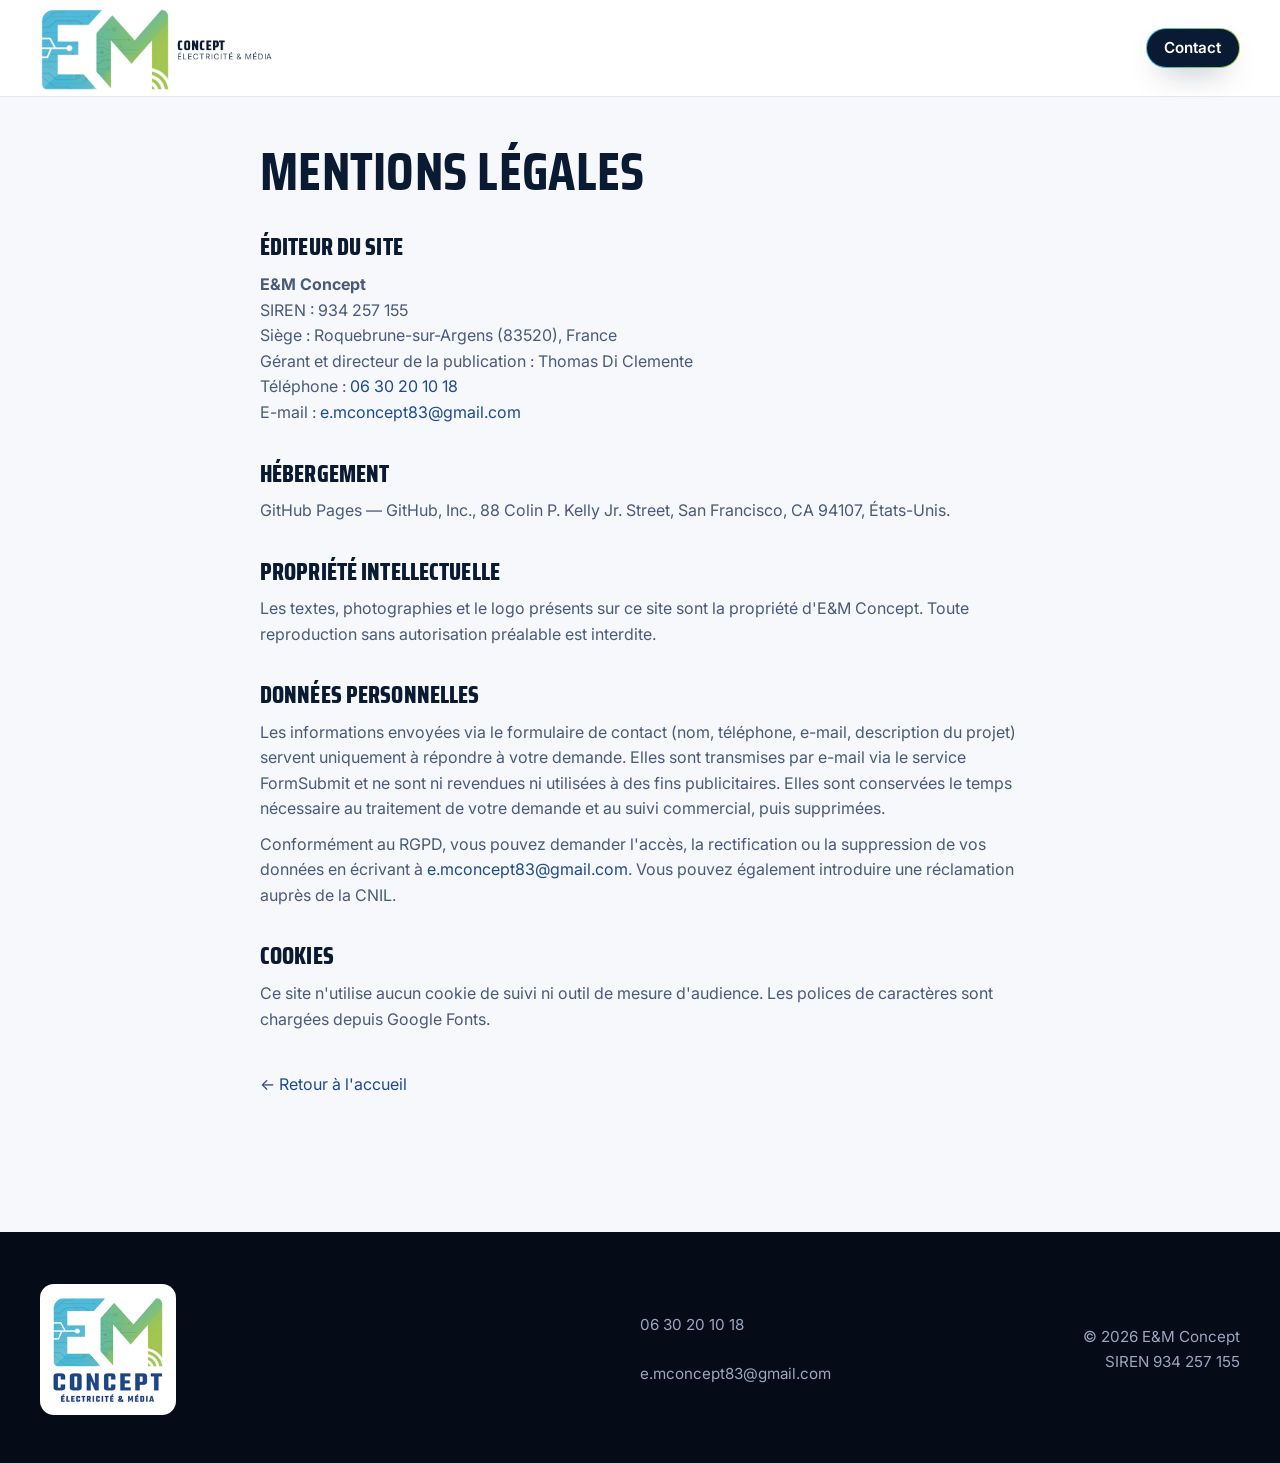
<file: mentions-legales.html>
<!doctype html>
<html lang="fr">
<head>
  <meta charset="utf-8">
  <meta name="viewport" content="width=device-width, initial-scale=1">
  <title>Mentions légales — EM Concept</title>
  <meta name="description" content="Mentions légales et politique de confidentialité du site EM Concept.">
  <meta name="robots" content="noindex, follow">
  <link rel="canonical" href="https://bourgoisju.github.io/E-Mconcept/mentions-legales.html">
  <meta name="theme-color" content="#0b1a33">
  <script>document.documentElement.classList.add('js')</script>
  <link rel="icon" href="assets/img/favicon.svg" type="image/svg+xml">
  <link rel="preconnect" href="https://fonts.googleapis.com">
  <link rel="preconnect" href="https://fonts.gstatic.com" crossorigin>
  <link rel="stylesheet" href="https://fonts.googleapis.com/css2?family=Inter:wght@400;500;600&family=Saira+Condensed:wght@600;700;800&display=swap">
  <link rel="stylesheet" href="assets/css/styles.css">
  <script defer src="assets/js/main.js"></script>
</head>
<body>
  <a class="skip-link" href="#main">Aller au contenu</a>
  <header class="site-header is-solid" data-header>
    <div class="container header-inner">
      <a class="brand" href="./" aria-label="EM Concept, retour à l'accueil">
        <img src="assets/img/logo-mark-alpha.png" srcset="assets/img/logo-mark-alpha.png 1x, assets/img/logo-mark-alpha-2x.png 2x" width="200" height="128" alt="">
        <span class="brand-text"><strong>Concept</strong><small>Électricité &amp; Média</small></span>
      </a>
      <a class="btn btn-primary btn-sm" href="./#contact">Contact</a>
    </div>
  </header>

  <main id="main" class="legal">
    <div class="container">
      <h1>Mentions légales</h1>

      <h2>Éditeur du site</h2>
      <p><strong>E&amp;M Concept</strong><br>
        SIREN : 934 257 155<br>
        Siège : Roquebrune-sur-Argens (83520), France<br>
        Gérant et directeur de la publication : Thomas Di Clemente<br>
        Téléphone : <a href="tel:+33630201018">06 30 20 10 18</a><br>
        E-mail : <a href="mailto:e.mconcept83@gmail.com">e.mconcept83@gmail.com</a></p>
      <!-- À compléter : forme juridique, capital social, adresse complète du siège, n° de TVA intracommunautaire, assurance professionnelle. -->

      <h2>Hébergement</h2>
      <p>GitHub Pages — GitHub, Inc., 88 Colin P. Kelly Jr. Street, San Francisco, CA 94107, États-Unis.</p>

      <h2>Propriété intellectuelle</h2>
      <p>Les textes, photographies et le logo présents sur ce site sont la propriété d'E&amp;M Concept. Toute reproduction sans autorisation préalable est interdite.</p>

      <h2>Données personnelles</h2>
      <p>Les informations envoyées via le formulaire de contact (nom, téléphone, e-mail, description du projet) servent uniquement à répondre à votre demande. Elles sont transmises par e-mail via le service FormSubmit et ne sont ni revendues ni utilisées à des fins publicitaires. Elles sont conservées le temps nécessaire au traitement de votre demande et au suivi commercial, puis supprimées.</p>
      <p>Conformément au RGPD, vous pouvez demander l'accès, la rectification ou la suppression de vos données en écrivant à <a href="mailto:e.mconcept83@gmail.com">e.mconcept83@gmail.com</a>. Vous pouvez également introduire une réclamation auprès de la CNIL.</p>

      <h2>Cookies</h2>
      <p>Ce site n'utilise aucun cookie de suivi ni outil de mesure d'audience. Les polices de caractères sont chargées depuis Google Fonts.</p>

      <p style="margin-top:2.5rem"><a href="./">← Retour à l'accueil</a></p>
    </div>
  </main>

  <footer class="site-footer">
    <div class="container footer-inner">
      <a class="footer-brand" href="./" aria-label="EM Concept, retour à l'accueil">
        <img src="assets/img/logo-em-concept.png" srcset="assets/img/logo-em-concept.png 1x, assets/img/logo-em-concept-2x.png 2x" width="200" height="192" alt="" loading="lazy">
      </a>
      <ul class="footer-links">
        <li><a href="tel:+33630201018">06 30 20 10 18</a></li>
        <li><a href="mailto:e.mconcept83@gmail.com">e.mconcept83@gmail.com</a></li>
      </ul>
      <p class="footer-copy">© <span data-year>2026</span> E&amp;M Concept<br>SIREN 934 257 155</p>
    </div>
  </footer>
</body>
</html>
</file>
<file: assets/css/styles.css>
/* =========================================================
   EM Concept — styles
   Tokens → base → layout → components → sections → motion
   ========================================================= */

:root {
  /* Brand (from logo) */
  --cyan: #3fb6e0;
  --green: #a3c846;
  --navy: #1e4a92;
  --grad: linear-gradient(100deg, var(--cyan) 0%, #6cc08f 55%, var(--green) 100%);

  /* Neutrals */
  --ink-900: #0b1a33;
  --ink-800: #11244a;
  --ink-700: #1b2f57;
  --ink-500: #4a5a78;
  --ink-300: #9aa7bf;
  --paper: #f6f8fb;
  --white: #fff;
  --line: #e2e8f1;

  /* Type */
  --font-display: "Saira Condensed", "Arial Narrow", system-ui, sans-serif;
  --font-body: "Inter", system-ui, -apple-system, "Segoe UI", Roboto, sans-serif;
  --fs-hero: clamp(2.6rem, 1.4rem + 5.4vw, 5.6rem);
  --fs-h2: clamp(2rem, 1.3rem + 2.8vw, 3.4rem);
  --fs-h3: 1.35rem;
  --fs-lead: clamp(1.05rem, 0.98rem + 0.35vw, 1.25rem);

  /* Space & shape */
  --gutter: clamp(1rem, 0.6rem + 2vw, 2rem);
  --section-y: clamp(4.5rem, 3rem + 6vw, 8rem);
  --radius: 14px;
  --radius-lg: 22px;
  --shadow: 0 1px 2px rgb(11 26 51 / 6%), 0 8px 24px -8px rgb(11 26 51 / 18%);
  --shadow-lg: 0 24px 60px -20px rgb(11 26 51 / 40%);
  --header-h: 96px;

  /* Motion tokens — see docs/motion-system.md
     Durations: micro (hover/press) → UI (menus, pills) → component (cards, images) → narrative (headings, sections) → cinematic (hero). */
  --dur-micro: 160ms;
  --dur-ui: 320ms;
  --dur-component: 600ms;
  --dur-narrative: 950ms;
  --dur-cinematic: 1400ms;
  --stagger: 70ms;
  --ease-out: cubic-bezier(.16, 1, .3, 1);      /* entrances: fast start, long settle */
  --ease-in-out: cubic-bezier(.65, 0, .35, 1);  /* on-screen moves: light, FLIP, pills */
  --ease-in: cubic-bezier(.7, 0, .84, 0);       /* exits */
  --ease-back: cubic-bezier(.34, 1.45, .64, 1); /* confirmations: tiny overshoot */
}

/* ---------- Base ---------- */
*, *::before, *::after { box-sizing: border-box; }
html { scroll-behavior: smooth; scroll-padding-top: 104px; -webkit-text-size-adjust: 100%; }
body {
  margin: 0;
  font-family: var(--font-body);
  font-size: 1rem;
  line-height: 1.6;
  color: var(--ink-800);
  background: var(--paper);
  -webkit-font-smoothing: antialiased;
  text-rendering: optimizeLegibility;
}
img, svg { display: block; max-width: 100%; }
img { height: auto; }
a { color: inherit; }
h1, h2, h3 { font-family: var(--font-display); line-height: 1.02; margin: 0; letter-spacing: .005em; color: var(--ink-900); }
h2 { font-size: var(--fs-h2); font-weight: 800; text-transform: uppercase; text-wrap: balance; }
h3 { font-size: var(--fs-h3); font-weight: 700; letter-spacing: .01em; }
p { margin: 0; }
ul, ol { margin: 0; padding: 0; list-style: none; }
button, input, select, textarea { font: inherit; color: inherit; }
button { cursor: pointer; }

:focus-visible { outline: 3px solid var(--cyan); outline-offset: 3px; border-radius: 6px; }

.visually-hidden {
  position: absolute !important; width: 1px; height: 1px; overflow: hidden;
  clip: rect(0 0 0 0); clip-path: inset(50%); white-space: nowrap;
}
.skip-link {
  position: fixed; left: 1rem; top: -100px; z-index: 100;
  background: var(--ink-900); color: var(--white); padding: .75rem 1rem; border-radius: 8px;
  text-decoration: none; font-weight: 600;
}
.skip-link:focus { top: 1rem; }

.icon { width: 1.25em; height: 1.25em; flex: none; }
.container { width: min(1200px, 100% - 2 * var(--gutter)); margin-inline: auto; }

.eyebrow {
  display: inline-flex; align-items: center; gap: .6rem;
  font-family: var(--font-display); font-weight: 700; font-size: .95rem;
  letter-spacing: .16em; text-transform: uppercase; color: var(--navy);
  margin-bottom: 1rem;
}
.eyebrow::before { content: ""; width: 28px; height: 3px; border-radius: 3px; background: var(--grad); }
/* Editorial numbering: 01 ── SERVICES */
.eyebrow-num { order: -1; font-variant-numeric: tabular-nums; letter-spacing: .08em; color: var(--ink-300); }
.section-dark .eyebrow-num { color: rgb(255 255 255 / 40%); }

/* Typographic signature: condensed capitals + one serif italic accent per title.
   Accent = solid navy on light (contrast), the "current" gradient on dark. */
h2 em, .work-page h1 em {
  font-family: "Fraunces", Georgia, serif; font-style: italic; font-weight: 500;
  text-transform: none; letter-spacing: -.015em; color: var(--navy); padding-right: .04em;
}
.section-dark h2 em, .section-dark h1 em { background: var(--grad); -webkit-background-clip: text; background-clip: text; color: transparent; padding-bottom: .18em; margin-bottom: -.18em; -webkit-box-decoration-break: clone; box-decoration-break: clone; }

.grad {
  background: var(--grad); -webkit-background-clip: text; background-clip: text; color: transparent;
}

/* ---------- Buttons ---------- */
.btn {
  --pad-y: .95rem; --pad-x: 1.5rem;
  display: inline-flex; align-items: center; justify-content: center; gap: .55rem;
  padding: var(--pad-y) var(--pad-x); border-radius: 999px; border: 0;
  font-weight: 600; font-size: 1rem; line-height: 1; text-decoration: none; white-space: nowrap;
  transition: transform .25s var(--ease-out), box-shadow .25s var(--ease-out), background-color .2s;
}
.btn-sm { --pad-y: .7rem; --pad-x: 1.1rem; font-size: .95rem; }
.btn-block { width: 100%; }
/* Primary: a solid pill with a hairline "cable" edge in the brand gradient.
   The gradient is reserved for the current (lines, edges, accents), never used as a flat fill. */
.btn-primary {
  --fill: var(--ink-900);
  color: var(--white);
  border: 1.5px solid transparent;
  background: linear-gradient(var(--fill), var(--fill)) padding-box, var(--grad) border-box;
  box-shadow: 0 14px 30px -16px rgb(11 26 51 / 70%);
}
.btn-primary:hover { transform: translateY(-2px); box-shadow: 0 18px 36px -16px rgb(11 26 51 / 75%), 0 0 0 4px rgb(63 182 224 / 12%); }
.hero .btn-primary, .section-dark .btn-primary, .site-footer .btn-primary,
.site-header:not(.is-scrolled):not(.is-open):not(.is-solid) .btn-primary { --fill: var(--white); color: var(--ink-900); box-shadow: 0 14px 34px -14px rgb(0 0 0 / 60%); }
.btn-ghost {
  color: var(--white); background: rgb(255 255 255 / 8%);
  box-shadow: inset 0 0 0 1.5px rgb(255 255 255 / 45%);
  backdrop-filter: blur(6px);
}
.btn-ghost:hover { background: rgb(255 255 255 / 16%); transform: translateY(-2px); }

/* ---------- Header ---------- */
.site-header {
  position: fixed; inset: 0 0 auto; z-index: 50; height: var(--header-h);
  color: var(--white);
  transition: background-color .35s, box-shadow .35s, color .35s, backdrop-filter .35s;
}
.site-header.is-scrolled, .site-header.is-open {
  background: rgb(255 255 255 / 92%); color: var(--ink-900);
  backdrop-filter: saturate(1.4) blur(12px);
  box-shadow: 0 1px 0 var(--line);
}
/* Transparent state: a soft scrim keeps the logo and links readable over bright parts of the photo. */
.site-header::before {
  content: ""; position: absolute; inset: 0 0 -24px; z-index: -1; pointer-events: none;
  background: linear-gradient(180deg, rgb(5 11 23 / 60%), rgb(5 11 23 / 0%));
  transition: opacity var(--dur-ui);
}
.site-header.is-scrolled::before, .site-header.is-open::before, .site-header.is-solid::before { opacity: 0; }
.header-inner { height: 100%; display: flex; align-items: center; justify-content: space-between; gap: 1rem; }
.brand { display: flex; align-items: center; gap: .7rem; text-decoration: none; align-self: flex-start; margin-top: 8px; transform-origin: left top; }
.brand img { width: 200px; height: auto; }
@media (max-width: 860px) { :root { --header-h: 84px; } .brand img { width: 140px; } }
.brand-text { display: flex; flex-direction: column; line-height: 1.05; }
.brand-text strong { font-family: var(--font-display); font-size: 1.35rem; font-weight: 800; letter-spacing: .04em; text-transform: uppercase; }
.brand-text small { font-size: .75rem; letter-spacing: .08em; text-transform: uppercase; opacity: .8; }

.site-nav { display: flex; align-items: center; gap: 2rem; }
.site-nav ul { display: flex; gap: 1.75rem; }
.site-nav ul a {
  position: relative; text-decoration: none; font-weight: 500; padding-block: .4rem;
}
.site-nav ul a::after {
  content: ""; position: absolute; left: 0; right: 0; bottom: 0; height: 2px; border-radius: 2px;
  background: var(--grad); transform: scaleX(0); transform-origin: left; transition: transform .35s var(--ease-out);
}
.site-nav ul a:hover::after, .site-nav ul a[aria-current="true"]::after { transform: scaleX(1); }

/* Header contact: phone pill + WhatsApp icon (label shown as a tooltip on desktop, as text in the mobile menu) */
.nav-contact { display: flex; align-items: center; gap: .5rem; }
.header-wa {
  position: relative; display: inline-grid; place-items: center; width: 42px; height: 42px; border-radius: 50%;
  color: var(--wa, #25d366); text-decoration: none;
  box-shadow: inset 0 0 0 1.5px rgb(255 255 255 / 35%);
  transition: background-color var(--dur-ui), box-shadow var(--dur-ui);
}
.site-header.is-scrolled .header-wa, .site-header.is-solid .header-wa { box-shadow: inset 0 0 0 1.5px var(--line); }
.header-wa:hover { background: rgb(37 211 102 / 14%); box-shadow: inset 0 0 0 1.5px var(--wa, #25d366); }
.header-wa .icon { width: 21px; height: 21px; }
.header-wa-label {
  position: absolute; top: calc(100% + 8px); left: 50%; translate: -50% -4px;
  padding: .3rem .6rem; border-radius: 8px; font-size: .78rem; font-weight: 600; white-space: nowrap;
  color: var(--ink-900); background: var(--white); box-shadow: var(--shadow);
  opacity: 0; pointer-events: none; transition: opacity var(--dur-ui), translate var(--dur-ui) var(--ease-out);
}
.header-wa:hover .header-wa-label, .header-wa:focus-visible .header-wa-label { opacity: 1; translate: -50% 0; }

.nav-toggle {
  display: none; width: 44px; height: 44px; border: 0; background: transparent; position: relative; color: inherit;
}
.nav-toggle-bar, .nav-toggle-bar::before, .nav-toggle-bar::after {
  position: absolute; left: 11px; width: 22px; height: 2px; border-radius: 2px; background: currentColor;
  transition: transform .3s var(--ease-out), opacity .2s;
}
.nav-toggle-bar { top: 21px; }
.nav-toggle-bar::before { content: ""; left: 0; top: -7px; }
.nav-toggle-bar::after { content: ""; left: 0; top: 7px; }
.nav-toggle[aria-expanded="true"] .nav-toggle-bar { background: transparent; }
.nav-toggle[aria-expanded="true"] .nav-toggle-bar::before { transform: translateY(7px) rotate(45deg); }
.nav-toggle[aria-expanded="true"] .nav-toggle-bar::after { transform: translateY(-7px) rotate(-45deg); }

@media (max-width: 860px) {
  .nav-toggle { display: block; }
  .site-nav {
    position: fixed; inset: var(--header-h) 0 auto; flex-direction: column; align-items: stretch; gap: 1.25rem;
    padding: 1.5rem var(--gutter) 2rem; background: var(--white); color: var(--ink-900);
    box-shadow: 0 20px 40px -20px rgb(11 26 51 / 35%);
    transform: translateY(-8px); opacity: 0; visibility: hidden;
    transition: opacity .25s, transform .3s var(--ease-out), visibility 0s .3s;
  }
  .site-nav.is-open { opacity: 1; transform: none; visibility: visible; transition: opacity .25s, transform .3s var(--ease-out); }
  .site-nav ul { flex-direction: column; gap: .25rem; }
  .site-nav ul a { display: block; padding: .8rem 0; font-size: 1.15rem; border-bottom: 1px solid var(--line); }
  .site-nav ul a::after { display: none; }
  .brand-text small { display: none; }
  /* Mobile menu: the two ways to reach you, side by side, same weight */
  .nav-contact { display: grid; grid-template-columns: 1fr 1fr; gap: .6rem; }
  .nav-contact > * { height: 52px; }
  .nav-contact .btn { --pad-y: 0; }
  .header-wa {
    display: inline-flex; gap: .5rem; width: auto; padding: 0 1rem; border-radius: 999px;
    font-weight: 600; font-size: .95rem; color: var(--ink-900); box-shadow: inset 0 0 0 1.5px var(--line);
  }
  .header-wa .icon { color: var(--wa, #25d366); }
  .header-wa-label { position: static; translate: none; opacity: 1; padding: 0; background: none; box-shadow: none; font-size: inherit; color: inherit; }
}

/* ---------- Hero ----------
   Signature: « L'électricité pour base, la technologie pour signature. De l'énergie à l'émotion. »
   --r  radius of the light (animated, registered below)
   --lx/--ly  light origin, --sp  scroll progress 0→1, --tx/--ty  pointer parallax */
@property --r { syntax: "<length>"; inherits: true; initial-value: 0px; }

.hero {
  --r: 0px; --lx: 50%; --ly: 18%; --sp: 0; --tx: 0px; --ty: 0px;
  position: relative; isolation: isolate;
  min-height: max(680px, 100svh);
  display: grid; align-items: end;
  padding: calc(var(--header-h) + 3rem) 0 clamp(5.5rem, 12vh, 8rem);
  color: var(--white); background: #050b17;
  overflow: clip;
  transition: --r 2.2s cubic-bezier(.65, 0, .35, 1);
}
.hero.is-lit { --r: 170vmax; }
.hero.is-torch { --r: 230px; transition: --r .6s var(--ease-out); }

/* Stage: shrinks into a framed "screen" as you scroll */
.hero-stage {
  position: absolute; inset: 0; z-index: -1; overflow: hidden;
  clip-path: inset(calc(var(--sp) * 5%) calc(var(--sp) * 4%) round calc(var(--sp) * 32px));
}
.hero-media {
  position: absolute; inset: -3%;
  transform: translate3d(var(--tx), var(--ty), 0) scale(calc(1.02 + var(--sp) * .08));
  transition: transform .9s var(--ease-out);
}
.hero-img { position: absolute; inset: 0; width: 100%; height: 100%; object-fit: cover; object-position: 50% 42%; }
.hero-img--dark { filter: brightness(.22) saturate(.4) contrast(1.1); }
.hero-img--lit {
  filter: brightness(.95) saturate(1.05);
  -webkit-mask-image: radial-gradient(circle var(--r) at var(--lx) var(--ly), #000 55%, transparent 100%);
          mask-image: radial-gradient(circle var(--r) at var(--lx) var(--ly), #000 55%, transparent 100%);
}

.hero-shade {
  position: absolute; inset: 0; pointer-events: none;
  background:
    radial-gradient(120% 90% at 70% 30%, transparent 40%, rgb(5 11 23 / 55%) 100%),
    linear-gradient(0deg, rgb(5 11 23 / 96%) 0%, rgb(5 11 23 / 70%) 32%, rgb(5 11 23 / 0%) 70%),
    linear-gradient(90deg, rgb(5 11 23 / 70%) 0%, rgb(5 11 23 / 0%) 60%);
}
.hero-grain {
  position: absolute; inset: -50%; pointer-events: none; opacity: .09; mix-blend-mode: overlay;
  background-image: url("data:image/svg+xml,%3Csvg xmlns='http://www.w3.org/2000/svg' width='160' height='160'%3E%3Cfilter id='n'%3E%3CfeTurbulence type='fractalNoise' baseFrequency='.9' numOctaves='2' stitchTiles='stitch'/%3E%3C/filter%3E%3Crect width='100%25' height='100%25' filter='url(%23n)'/%3E%3C/svg%3E");
  animation: grain 1.2s steps(6) infinite;
}
@keyframes grain {
  0% { transform: translate(0, 0); } 20% { transform: translate(-4%, 3%); } 40% { transform: translate(3%, -5%); }
  60% { transform: translate(-6%, -2%); } 80% { transform: translate(5%, 4%); } 100% { transform: translate(0, 0); }
}

/* The current: a gradient trace that runs across the room before the light comes on */
.hero-current { position: absolute; inset: 0; width: 100%; height: 100%; pointer-events: none; transition: opacity 1.6s .4s; }
.hero-current path { fill: none; stroke: url(#current); stroke-linecap: round; stroke-linejoin: round; stroke-dasharray: 1700; stroke-dashoffset: 1700; }
.current-core { stroke-width: 2; }
.current-glow { stroke-width: 8; filter: url(#glow); opacity: .8; }
.current-node { fill: #a3c846; opacity: 0; transform-box: fill-box; transform-origin: center; }
.hero.is-powered .hero-current path { animation: current 1.3s cubic-bezier(.7, 0, .3, 1) forwards; }
.hero.is-powered .current-node { animation: node .5s var(--ease-out) forwards; }
.hero.is-powered .current-node:nth-of-type(1) { animation-delay: .35s; }
.hero.is-powered .current-node:nth-of-type(2) { animation-delay: .6s; }
.hero.is-powered .current-node:nth-of-type(3) { animation-delay: .85s; }
.hero.is-lit .hero-current { opacity: .45; }
.hero.is-torch .hero-current { opacity: .2; }
@keyframes current { to { stroke-dashoffset: 0; } }
@keyframes node { 0% { opacity: 0; transform: scale(.2); } 60% { opacity: 1; transform: scale(1.8); } 100% { opacity: 1; transform: scale(1); } }

/* Content */
.hero-content {
  transform: translate3d(0, calc(var(--sp) * -70px), 0);
  opacity: calc(1 - var(--sp) * 1.4);
}
.hero-kicker {
  display: inline-flex; align-items: center; gap: .65rem; margin-bottom: 1.4rem;
  padding: .45rem .95rem .45rem .75rem; border-radius: 999px;
  font-size: .85rem; font-weight: 500; letter-spacing: .04em; color: rgb(255 255 255 / 85%);
  background: rgb(255 255 255 / 6%); box-shadow: inset 0 0 0 1px rgb(255 255 255 / 14%); backdrop-filter: blur(8px);
}
.live-dot { width: 8px; height: 8px; border-radius: 50%; background: var(--green); animation: live 2.2s infinite; }
@keyframes live { 0% { box-shadow: 0 0 0 0 rgb(163 200 70 / 65%); } 70%, 100% { box-shadow: 0 0 0 10px rgb(163 200 70 / 0%); } }

/* Signature: « L'électricité pour base, la technologie pour signature. » — longer than the old slogan,
   so the scale is a step smaller and lines may wrap inside their mask. */
.hero-title {
  display: grid; gap: .08em; margin-bottom: 1.25rem; max-width: 17ch;
  font-size: max(2.4rem, min(clamp(2.4rem, 1rem + 4.8vw, 6rem), 10svh));
  line-height: .95; color: var(--white); text-wrap: balance;
}
/* Devise « De l'énergie à l'émotion » — the site's story in one line:
   the word "énergie" powers on like a neon, the current runs, "émotion" lights up.
   Then a spark travels the wire every 3.6 s and the word glows as it arrives. */
.hero-tagline {
  --tg-w: clamp(44px, 5vw, 88px);
  display: flex; flex-wrap: wrap; align-items: center; gap: .35em .7em; margin-bottom: 1.8rem;
  font-family: var(--font-display); font-weight: 700; font-size: clamp(1.1rem, .85rem + 1vw, 1.7rem); line-height: 1.1;
  letter-spacing: .16em; text-transform: uppercase; color: var(--white);
}
.tg-a { text-shadow: 0 0 18px rgb(63 182 224 / 35%); }
.tg-current { position: relative; width: var(--tg-w); height: 2px; border-radius: 2px; background: rgb(255 255 255 / 16%); }
.tg-current::before {
  content: ""; position: absolute; inset: 0; border-radius: inherit; background: var(--grad);
  box-shadow: 0 0 10px rgb(63 182 224 / 60%); transform-origin: left;
}
.tg-current i {
  position: absolute; left: -5px; top: 50%; width: 10px; height: 10px; margin-top: -5px; border-radius: 50%; opacity: 0;
  background: #fff; box-shadow: 0 0 8px 2px rgb(63 182 224 / 90%), 0 0 22px 6px rgb(163 200 70 / 45%);
}
.tg-b {
  font-family: "Fraunces", Georgia, serif; font-style: italic; font-weight: 500; text-transform: none; letter-spacing: -.01em;
  font-size: 1.5em; line-height: 1.05; padding: 0 .08em .18em 0; margin-bottom: -.18em;
  background: var(--grad); -webkit-background-clip: text; background-clip: text; color: transparent;
}

/* Entrance (after the light comes on) */
.js .hero .tg-a { opacity: 0; }
.js .hero .tg-current::before { transform: scaleX(0); }
.js .hero .tg-b { opacity: 0; clip-path: inset(-.2em 100% -.3em 0); }
.js .hero.is-ready .tg-a { animation: tg-flicker 1s steps(1, end) 1.25s forwards; }
.js .hero.is-ready .tg-current::before { transform: scaleX(1); transition: transform 700ms var(--ease-in-out) 2.1s; }
.js .hero.is-ready .tg-b { opacity: 1; clip-path: inset(-.2em -.2em -.3em 0); transition: opacity 200ms 2.6s, clip-path 1100ms var(--ease-out) 2.6s; }
@keyframes tg-flicker {
  0% { opacity: 0; } 8% { opacity: 1; } 14% { opacity: .15; } 22% { opacity: .9; } 28% { opacity: .3; } 40%, 100% { opacity: 1; }
}

/* Idle loop: spark along the wire, "émotion" glows on arrival */
.js .hero.is-ready .tg-current i { animation: tg-spark 3.6s var(--ease-in-out) 3.8s infinite; }
.js .hero.is-ready .tg-b { animation: tg-glow 3.6s ease-out 3.8s infinite; }
@keyframes tg-spark {
  0% { opacity: 0; transform: translateX(0) scale(.6); }
  8% { opacity: 1; transform: translateX(0) scale(1); }
  55% { opacity: 1; transform: translateX(var(--tg-w)) scale(1); }
  65%, 100% { opacity: 0; transform: translateX(var(--tg-w)) scale(1.6); }
}
@keyframes tg-glow {
  0%, 50%, 100% { filter: drop-shadow(0 0 0 rgb(108 192 143 / 0%)); }
  62% { filter: drop-shadow(0 0 14px rgb(108 192 143 / 75%)); }
}
.hero.is-offscreen .tg-current i, .hero.is-offscreen .tg-b { animation-play-state: paused; }
@media (prefers-reduced-motion: reduce) {
  .tg-current i { display: none; }
  .js .hero .tg-a, .js .hero .tg-b { opacity: 1; clip-path: none; animation: none; }
  .js .hero .tg-current::before { transform: none; }
}
.hero-title .line { display: block; overflow: clip; padding-bottom: .2em; margin-bottom: -.12em; }
.hero-title .line > * { display: inline-block; }
.hero-title .line:first-child > * { font-weight: 800; text-transform: uppercase; letter-spacing: -.005em; }
.hero-title em {
  font-family: "Fraunces", Georgia, serif; font-style: italic; font-weight: 500; letter-spacing: -.02em;
  font-size: .86em; line-height: 1.05; padding-right: .08em;
  /* background-clip:text only paints inside the box: extend it so descenders (g, p, j) get the gradient too */
  padding-bottom: .18em; margin-bottom: -.18em;
  background: var(--grad); -webkit-background-clip: text; background-clip: text; color: transparent;
  -webkit-box-decoration-break: clone; box-decoration-break: clone;
}
.hero-lead { font-size: var(--fs-lead); max-width: 54ch; color: rgb(255 255 255 / 78%); margin-bottom: 2.2rem; }
.hero-actions { display: flex; flex-wrap: wrap; align-items: center; gap: 1rem 1.75rem; }
.btn-lg { --pad-y: 1.15rem; --pad-x: 1.8rem; font-size: 1.05rem; }
.btn-lg .icon { transition: transform .35s var(--ease-out); }
.btn-lg:hover .icon { transform: translateX(4px); }
.hero-call { display: inline-flex; align-items: center; gap: .8rem; text-decoration: none; font-weight: 600; font-size: 1.15rem; letter-spacing: .02em; }
.hero-call small { display: block; font-size: .78rem; font-weight: 500; color: rgb(255 255 255 / 60%); }
.hero-call-icon {
  width: 46px; height: 46px; border-radius: 50%; display: grid; place-items: center; flex: none;
  box-shadow: inset 0 0 0 1.5px rgb(255 255 255 / 30%); transition: background-color .25s, box-shadow .25s;
}
.hero-call:hover .hero-call-icon { background: rgb(255 255 255 / 10%); box-shadow: inset 0 0 0 1.5px var(--cyan); }

/* Project card (bottom right) */
.hero-card {
  position: absolute; right: var(--gutter); bottom: clamp(5.5rem, 12vh, 8rem); width: 290px;
  display: grid; gap: .8rem; padding: 1.1rem 1.15rem 1.15rem; border-radius: 18px;
  color: rgb(255 255 255 / 78%); font-size: .9rem;
  background: rgb(10 20 40 / 45%); box-shadow: inset 0 0 0 1px rgb(255 255 255 / 12%), 0 30px 60px -30px rgb(0 0 0 / 70%);
  backdrop-filter: blur(16px) saturate(1.3);
}
.hero-card-head { display: flex; align-items: center; gap: .6rem; color: var(--white); font-weight: 600; font-size: .78rem; letter-spacing: .08em; text-transform: uppercase; }
.hero-card-hint { font-size: .8rem; color: var(--cyan); }
.eq { display: inline-flex; align-items: flex-end; gap: 2px; height: 14px; }
.eq i { width: 3px; height: 100%; border-radius: 2px; background: var(--grad); transform-origin: bottom; animation: eq 1.1s ease-in-out infinite; }
.eq i:nth-child(2) { animation-delay: -.4s; } .eq i:nth-child(3) { animation-delay: -.2s; }
.eq i:nth-child(4) { animation-delay: -.7s; } .eq i:nth-child(5) { animation-delay: -.5s; }
@keyframes eq { 0%, 100% { transform: scaleY(.25); } 50% { transform: scaleY(1); } }

.switch {
  display: inline-flex; align-items: center; gap: .8rem; padding: .3rem .9rem .3rem .3rem; justify-self: start;
  border: 0; border-radius: 999px; background: rgb(255 255 255 / 8%); color: var(--white);
  font-size: .88rem; font-weight: 500; box-shadow: inset 0 0 0 1px rgb(255 255 255 / 16%);
  transition: background-color .2s;
}
.switch:hover { background: rgb(255 255 255 / 15%); }
.switch-plate {
  width: 36px; height: 36px; border-radius: 9px; background: #f3f1ec; display: grid; place-items: center;
  box-shadow: inset 0 -2px 0 rgb(0 0 0 / 10%), 0 2px 6px rgb(0 0 0 / 30%);
}
.switch-rocker {
  width: 17px; height: 23px; border-radius: 4px; background: linear-gradient(#fff, #e7e4dd);
  box-shadow: 0 2px 0 #cfcac0; transform: perspective(60px) rotateX(-18deg);
  transition: transform .25s var(--ease-out), box-shadow .25s;
}
.switch[aria-pressed="false"] .switch-rocker { transform: perspective(60px) rotateX(18deg); box-shadow: 0 -2px 0 #cfcac0; }

/* Scroll cue */
.hero-scroll {
  position: absolute; left: 50%; bottom: 1.4rem; margin-left: -40px; width: 80px;
  display: grid; justify-items: center; gap: .55rem; text-decoration: none;
  font-size: .72rem; letter-spacing: .22em; text-transform: uppercase; color: rgb(255 255 255 / 60%);
}
.hero-scroll-line { width: 1px; height: 38px; background: rgb(255 255 255 / 18%); position: relative; overflow: hidden; }
.hero-scroll-line::after { content: ""; position: absolute; inset: 0; background: var(--grad); animation: scroll-cue 2s cubic-bezier(.7, 0, .3, 1) infinite; }
@keyframes scroll-cue { 0% { transform: translateY(-100%); } 60%, 100% { transform: translateY(100%); } }

/* Entrance choreography (≈1.8 s): current → light → words */
.js .hero-in { opacity: 0; transform: translateY(28px); }
.js .hero-title .hero-in { opacity: 1; transform: translateY(110%); }
.js .hero.is-ready .hero-in {
  opacity: 1; transform: none;
  transition: opacity .9s var(--ease-out), transform 1.1s var(--ease-out);
  transition-delay: calc(.55s + var(--i) * .09s);
}

/* Tablet: the project card folds away but the light switch stays, inline under the CTAs. */
@media (max-width: 1100px) {
  .hero { align-content: end; }
  .hero-card {
    position: static; width: min(1200px, 100% - 2 * var(--gutter)); margin: 1.75rem auto 0; padding: 0;
    background: none; box-shadow: none; backdrop-filter: none;
  }
  .hero-card-head, .hero-card > p:not(.hero-card-hint) { display: none; }
}
@media (max-width: 600px) { .hero-card { display: none; } }
@media (max-width: 600px) {
  .hero { padding-bottom: 4.5rem; }
  .hero-kicker { font-size: .76rem; border-radius: 14px; line-height: 1.45; }
  .hero-actions { flex-direction: column; align-items: stretch; }
  .hero-actions .btn { width: 100%; }
  .hero-scroll { display: none; }
}
/* Touch devices: keep the story, drop the per-frame repaint costs (animated grain, scroll-driven clip-path). */
@media (hover: none) {
  .hero-media { transition: none; }
  .hero-grain { animation: none; inset: 0; }
  .hero-stage { clip-path: none; }
}
.hero.is-offscreen .hero-grain, .hero.is-offscreen .eq i, .hero.is-offscreen .live-dot, .hero.is-offscreen .hero-scroll-line::after { animation-play-state: paused; }

/* ---------- Proof band: four signature figures, continuing the hero's darkness ---------- */
.proof { background: #050b17; color: var(--white); }
.proof-list { display: grid; grid-template-columns: repeat(4, 1fr); }
.proof-list li {
  display: grid; align-content: start; gap: .6rem; padding: clamp(2rem, 4vw, 3.25rem) clamp(1rem, 2vw, 2rem);
  border-left: 1px solid rgb(255 255 255 / 9%);
}
.proof-list li:first-child { border-left: 0; padding-left: 0; }
.proof-fig {
  display: flex; align-items: baseline; gap: .35rem;
  font-family: var(--font-display); font-weight: 800; font-size: clamp(3rem, 1.6rem + 3.6vw, 5.5rem); line-height: .85;
}
.proof-fig small { font-size: .3em; font-weight: 700; letter-spacing: .12em; text-transform: uppercase; color: var(--cyan); }
.proof-list span { max-width: 22ch; font-size: .95rem; color: rgb(255 255 255 / 62%); }
@media (max-width: 900px) {
  .proof-list { grid-template-columns: repeat(2, 1fr); }
  .proof-list li:nth-child(3) { border-left: 0; padding-left: 0; }
  .proof-list li:nth-child(n + 3) { border-top: 1px solid rgb(255 255 255 / 9%); }
}

/* ---------- Sections ---------- */
.section { padding-block: var(--section-y); }
.section-head { max-width: 760px; margin-bottom: clamp(2.5rem, 5vw, 4rem); }
.section-head h2 { margin-bottom: 1.1rem; }
.section-head > p:last-child { font-size: var(--fs-lead); color: var(--ink-500); }
.section-dark { background: var(--ink-900); color: rgb(255 255 255 / 82%); }
.section-dark h2, .section-dark h3 { color: var(--white); }
.section-dark .eyebrow { color: var(--cyan); }
.section-dark .section-head > p:last-child { color: var(--ink-300); }

/* ---------- Services: editorial index ----------
   Large condensed titles on hairlines. On hover (fine pointer) the matching real job floats under the cursor;
   on touch the photo sits inline in the row. The current draws along the row's bottom line. */
.svc-list { border-top: 1px solid var(--line); }
.svc {
  position: relative; display: grid; grid-template-columns: 4.5rem minmax(0, 1.25fr) minmax(0, 1fr);
  column-gap: clamp(1rem, 3vw, 3rem); align-items: center;
  padding-block: clamp(1.6rem, 3vw, 2.4rem); border-bottom: 1px solid var(--line);
}
.svc::after {
  content: ""; position: absolute; left: 0; right: 0; bottom: -1px; height: 2px; background: var(--grad);
  scale: 0 1; transform-origin: left; transition: scale var(--dur-component) var(--ease-in-out);
}
.svc:hover::after { scale: 1 1; }
.svc-num {
  align-self: start; padding-top: .6rem;
  font-family: var(--font-display); font-weight: 700; font-size: 1rem; letter-spacing: .1em; color: var(--ink-300);
  transition: color var(--dur-ui);
}
.svc:hover .svc-num { color: var(--navy); }
.svc h3 {
  font-size: clamp(1.9rem, 1.1rem + 2.6vw, 3.4rem); font-weight: 800; text-transform: uppercase;
  transition: translate var(--dur-component) var(--ease-out);
}
.svc:hover h3 { translate: .35em 0; }
.svc-main p { margin-top: .6rem; max-width: 46ch; color: var(--ink-500); }
.svc-tags { display: flex; flex-wrap: wrap; justify-content: flex-end; gap: .45rem; }
.svc-tags li {
  padding: .38rem .8rem; border-radius: 999px; font-size: .84rem; color: var(--ink-500);
  box-shadow: inset 0 0 0 1px var(--line); transition: color var(--dur-ui), box-shadow var(--dur-ui);
}
.svc:hover .svc-tags li { color: var(--ink-800); box-shadow: inset 0 0 0 1px var(--ink-300); }
.svc--base h3 { color: var(--navy); }
.svc-img { display: none; }

/* Floating preview (desktop, fine pointer). JS moves it with --x/--y and tilts it with --rot. */
.svc-preview {
  position: fixed; left: 0; top: 0; z-index: 30; width: clamp(160px, 14vw, 210px); aspect-ratio: 4 / 5;
  border-radius: 14px; overflow: hidden; pointer-events: none; background: var(--ink-800);
  box-shadow: 0 40px 80px -30px rgb(11 26 51 / 55%);
  translate: calc(var(--x, 0px) - 50%) calc(var(--y, 0px) - 50%); rotate: var(--rot, 0deg);
  opacity: 0; scale: .7;
  transition: opacity var(--dur-ui) var(--ease-out), scale var(--dur-component) var(--ease-out);
}
.svc-preview.is-on { opacity: 1; scale: 1; }
.svc-preview img {
  position: absolute; inset: 0; width: 100%; height: 100%; object-fit: cover;
  opacity: 0; scale: 1.12; transition: opacity var(--dur-ui) var(--ease-out), scale var(--dur-narrative) var(--ease-out);
}
.svc-preview img.is-current { opacity: 1; scale: 1; }

@media (max-width: 900px), (hover: none) {
  .svc { grid-template-columns: 2.75rem minmax(0, 1fr); row-gap: 1rem; }
  .svc-tags { grid-column: 2; justify-content: flex-start; }
  .svc-img {
    display: block; grid-column: 2; width: 100%; aspect-ratio: 16 / 9; height: auto; object-fit: cover;
    border-radius: var(--radius);
  }
  .svc-preview { display: none; }
}

/* ---------- Gallery ---------- */
/* Curated editorial grid: a big shot beside a tall one, a row of three, the mirror, then calm pairs.
   Each row shares one image height (--mh); captions sit under the photo so the picture stays clean. */
.gallery {
  display: grid; grid-template-columns: repeat(12, 1fr);
  gap: clamp(1.75rem, 3vw, 2.5rem) clamp(1rem, 2vw, 1.5rem);
}
.gallery-item { grid-column: span 6; display: flex; flex-direction: column; gap: .9rem; --mh: clamp(240px, 30vw, 400px); }
.gallery-item.span-8 { grid-column: span 8; }
.gallery-item.span-4 { grid-column: span 4; }
.gallery-item.h-lg { --mh: clamp(320px, 40vw, 540px); }
.gallery-item.h-md { --mh: clamp(300px, 36vw, 480px); }
.gallery-cap { margin: 0; display: flex; flex-direction: column; gap: .2rem; font-size: .9rem; color: var(--ink-300); }
.gallery-cap strong { font-family: var(--font-display); font-size: 1.3rem; letter-spacing: .02em; color: var(--white); }
@media (max-width: 900px) {
  .gallery-item, .gallery-item.span-8, .gallery-item.span-4 { grid-column: span 6; --mh: auto; }
  .gallery-item.tab-full { grid-column: span 12; }
  .gallery-btn { aspect-ratio: 1; }
  .gallery-item.tab-full .gallery-btn { aspect-ratio: 16 / 10; }
}
@media (max-width: 600px) {
  .gallery-item, .gallery-item.span-8, .gallery-item.span-4 { grid-column: span 12; }
  .gallery-btn, .gallery-item.tab-full .gallery-btn { aspect-ratio: 4 / 3; }
  .gallery-item.is-portrait .gallery-btn { aspect-ratio: 4 / 5; }
}

/* Unified grade: phone photos shot in mixed light are pulled toward one calm, slightly warm look.
   Hover reveals the untouched photo, as if the light came on. */
.gallery-btn img { filter: contrast(1.06) saturate(.86) brightness(.96) sepia(.06); transition: scale var(--dur-narrative) var(--ease-out), filter var(--dur-component) var(--ease-out); }
.gallery-btn:hover img, .gallery-btn:focus-visible img { filter: none; }

.gallery-btn {
  display: block; width: 100%; height: var(--mh); padding: 0; border: 0; position: relative; text-align: left;
  border-radius: var(--radius); background: var(--ink-800); cursor: zoom-in;
}
/* Image layers: `translate` = scroll parallax (JS, --py), `scale` = hover/reveal. Separate properties so they never fight. */
.gallery-btn { overflow: hidden; }
.gallery-btn img, .gallery-btn video {
  position: absolute; left: 0; top: -6%; width: 100%; height: 112%; object-fit: cover;
  translate: 0 var(--py, 0px);
  transition: scale var(--dur-narrative) var(--ease-out);
}
.gallery-btn:hover img, .gallery-btn:focus-visible img { scale: 1.06; }
.gallery-video { cursor: default; }
.gallery-btn:focus-visible { outline-offset: -3px; }

/* ---------- Réalisations: category cards (home) ---------- */
/* Two wide doors, then three: each card opens its own page of work. */
.work-cats { list-style: none; margin: 0; padding: 0; display: grid; grid-template-columns: repeat(12, 1fr); gap: clamp(1rem, 2vw, 1.5rem); }
.work-cat { grid-column: span 4; }
.work-cat.is-lg { grid-column: span 6; }
.work-cat a {
  position: relative; display: block; height: clamp(280px, 28vw, 380px); overflow: hidden;
  border-radius: var(--radius); background: var(--ink-800); color: var(--white); text-decoration: none;
}
.work-cat.is-lg a { height: clamp(320px, 34vw, 480px); }
.work-cat img {
  position: absolute; inset: 0; width: 100%; height: 100%; object-fit: cover;
  filter: contrast(1.06) saturate(.86) brightness(.96) sepia(.06);
  transition: scale var(--dur-narrative) var(--ease-out), filter var(--dur-component) var(--ease-out);
}
.work-cat a::after { content: ""; position: absolute; inset: 0; background: linear-gradient(0deg, rgb(11 26 51 / 88%) 0%, rgb(11 26 51 / 35%) 40%, rgb(11 26 51 / 0%) 65%); }
.work-cat-body {
  position: absolute; z-index: 1; inset: auto 0 0 0; padding: clamp(1.1rem, 2vw, 1.6rem);
  display: flex; align-items: flex-end; justify-content: space-between; gap: 1rem;
}
.work-cat-num { display: block; margin-bottom: .35rem; font-size: .8rem; font-weight: 600; letter-spacing: .16em; color: var(--cyan); }
.work-cat-title { display: block; font-family: var(--font-display); font-weight: 800; text-transform: uppercase; line-height: 1.02; font-size: clamp(1.35rem, 1rem + 1.1vw, 2rem); text-wrap: balance; }
.work-cat-count { display: block; margin-top: .4rem; font-size: .9rem; color: rgb(255 255 255 / 70%); }
.work-cat-go {
  flex: none; display: grid; place-items: center; width: 46px; height: 46px; border-radius: 50%;
  background: rgb(255 255 255 / 12%); box-shadow: inset 0 0 0 1px rgb(255 255 255 / 22%);
  transition: background-color var(--dur-ui) var(--ease-out), color var(--dur-ui) var(--ease-out), translate var(--dur-ui) var(--ease-out);
}
.work-cat a:hover img, .work-cat a:focus-visible img { scale: 1.05; filter: none; }
.work-cat a:hover .work-cat-go, .work-cat a:focus-visible .work-cat-go { background: var(--white); color: var(--ink-900); translate: 4px 0; }
.work-cat a:focus-visible { outline-offset: 3px; }
/* Category still waiting for its photos: a quiet lit panel instead of an image. */
.work-cat.is-empty a { background: radial-gradient(120% 90% at 85% 0%, rgb(63 182 224 / 16%), transparent 60%), var(--ink-800); box-shadow: inset 0 0 0 1px rgb(255 255 255 / 10%); }
.work-cat.is-empty a::after { display: none; }
.work-cat.is-empty .work-cat-count { font-style: italic; }
.work-empty { margin: 0; padding: clamp(2rem, 5vw, 3.5rem); border-radius: var(--radius); text-align: center; color: var(--ink-300); background: rgb(255 255 255 / 4%); box-shadow: inset 0 0 0 1px rgb(255 255 255 / 10%); }
@media (max-width: 900px) {
  .work-cat, .work-cat.is-lg { grid-column: span 6; }
  .work-cat:last-child { grid-column: span 12; }
  .work-cat a, .work-cat.is-lg a { height: clamp(240px, 42vw, 340px); }
}
@media (max-width: 600px) {
  .work-cat, .work-cat.is-lg, .work-cat:last-child { grid-column: span 12; }
  .work-cat a, .work-cat.is-lg a { height: 240px; }
}

/* ---------- Réalisations: category page ---------- */
.work-page { padding-top: calc(var(--header-h) + clamp(2rem, 5vw, 3.5rem)); min-height: 70vh; }
.work-page h1 { font-size: var(--fs-h2); font-weight: 800; text-transform: uppercase; text-wrap: balance; color: var(--white); margin-bottom: 1.1rem; }
.work-back {
  display: inline-flex; align-items: center; gap: .55rem; margin-bottom: clamp(1.5rem, 3vw, 2.25rem);
  font-size: .95rem; font-weight: 500; color: rgb(255 255 255 / 75%); text-decoration: none;
  transition: color var(--dur-micro) var(--ease-out);
}
.work-back .icon { rotate: 180deg; transition: translate var(--dur-ui) var(--ease-out); }
.work-back:hover { color: var(--white); }
.work-back:hover .icon { translate: -4px 0; }

/* Natural-ratio masonry: every photo shown whole, in reading columns. */
.gallery--masonry { display: block; columns: 3; column-gap: clamp(1rem, 2vw, 1.5rem); }
.gallery--masonry .gallery-item { break-inside: avoid; margin-bottom: clamp(1.5rem, 2.5vw, 2rem); }
.gallery--masonry .gallery-btn { height: auto; aspect-ratio: var(--ar, 4 / 3); }
@media (max-width: 900px) { .gallery--masonry { columns: 2; } }
@media (max-width: 600px) { .gallery--masonry { columns: 1; } }

/* Composed grid (a curated page): wide + two tall, mirrored, then a full-width band.
   Each row shares one height; the band keeps its own panoramic ratio. */
.gallery--edit { gap: clamp(1rem, 2vw, 1.5rem); }
.gallery--edit .gallery-item { --mh: clamp(300px, 34vw, 470px); }
.gallery--edit .g-3 { grid-column: span 3; }
.gallery--edit .g-4 { grid-column: span 4; }
.gallery--edit .g-8 { grid-column: span 8; }
.gallery--edit .g-6 { grid-column: span 6; }
.gallery--edit .g-12 { grid-column: span 12; }
.gallery--edit .is-banner .gallery-btn { height: auto; aspect-ratio: var(--ar); }
/* Product shot on white: shown whole on a white card instead of cropped. */
.gallery--edit .is-product .gallery-btn, .js .reveal--curtain.is-product .gallery-btn { background: #fff; }
.gallery--edit .is-product .gallery-btn img { top: 0; height: 100%; object-fit: contain; padding: 10%; box-sizing: border-box; filter: none; translate: none; }
@media (max-width: 900px) {
  .gallery--edit .gallery-item { --mh: auto; }
  .gallery--edit .g-3, .gallery--edit .g-4 { grid-column: span 6; }
  .gallery--edit .g-4:last-child { grid-column: span 12; }
  .gallery--edit .g-6, .gallery--edit .g-8, .gallery--edit .g-12, .gallery--edit .t-wide { grid-column: span 12; }
  .gallery--edit .gallery-btn { aspect-ratio: 3 / 4; }
  .gallery--edit .g-6 .gallery-btn, .gallery--edit .g-8 .gallery-btn, .gallery--edit .t-wide .gallery-btn { aspect-ratio: 4 / 3; }
  .gallery--edit .g-4:last-child .gallery-btn { aspect-ratio: 4 / 3; }
  .gallery--edit .is-banner .gallery-btn { aspect-ratio: var(--ar); }
}
@media (max-width: 600px) {
  .gallery--edit .g-3, .gallery--edit .g-4 { grid-column: span 12; }
  .gallery--edit .is-portrait .gallery-btn, .gallery--edit .g-4:last-child .gallery-btn { aspect-ratio: 4 / 5; }
}

.work-others { margin-top: clamp(2.5rem, 5vw, 4rem); padding-top: clamp(1.75rem, 3vw, 2.5rem); border-top: 1px solid rgb(255 255 255 / 12%); }
.work-others-title { margin: 0 0 1rem; font-size: .8rem; font-weight: 600; letter-spacing: .16em; text-transform: uppercase; color: var(--cyan); }
.work-others ul { list-style: none; margin: 0; padding: 0; display: flex; flex-wrap: wrap; gap: .6rem; }
.work-others a {
  display: inline-block; padding: .65rem 1.15rem; border-radius: 999px; font-size: .95rem; font-weight: 500;
  color: rgb(255 255 255 / 85%); background: rgb(255 255 255 / 6%); box-shadow: inset 0 0 0 1px rgb(255 255 255 / 14%); text-decoration: none;
  transition: background-color var(--dur-micro), color var(--dur-ui) var(--ease-out);
}
.work-others a:hover { background: var(--white); color: var(--ink-900); }

/* Lightbox */
.lightbox {
  width: 100vw; height: 100dvh; max-width: none; max-height: none; margin: 0; padding: 0; border: 0;
  background: rgb(6 14 28 / 94%); color: var(--white);
}
.lightbox[open] { display: grid; place-items: center; animation: fade .25s ease-out; }
.lightbox::backdrop { background: transparent; }
.lightbox figure { margin: 0; width: 100%; display: grid; gap: .75rem; justify-items: center; padding: 4rem 4.5rem 2rem; max-height: 100dvh; }
/* Sized from the photo's ratio (--ar, set by JS) so the thumbnail and full-res versions occupy the same box. */
.lightbox img {
  width: min(1280px, 100%, calc((100dvh - 9rem) * var(--ar, 1.333))); height: auto; aspect-ratio: var(--ar, 1.333);
  border-radius: 10px; object-fit: cover;
}
.lightbox figcaption { text-align: center; color: rgb(255 255 255 / 80%); }
.lightbox figcaption strong { display: block; font-family: var(--font-display); font-size: 1.35rem; color: var(--white); }
.lb-btn {
  position: absolute; width: 48px; height: 48px; border-radius: 50%; border: 0; display: grid; place-items: center;
  background: rgb(255 255 255 / 10%); color: var(--white); transition: background-color .2s;
}
.lb-btn:hover { background: rgb(255 255 255 / 22%); }
.lb-close { top: 1rem; right: 1rem; }
.lb-prev { left: 1rem; top: 50%; transform: translateY(-50%) scaleX(-1); }
.lb-next { right: 1rem; top: 50%; transform: translateY(-50%); }
@media (max-width: 600px) {
  .lightbox figure { padding: 4rem .75rem 5.5rem; }
  .lb-prev, .lb-next { top: auto; bottom: 1rem; }
  .lb-prev { left: calc(50% - 60px); transform: scaleX(-1); }
  .lb-next { right: calc(50% - 60px); transform: none; }
}

/* ---------- Method (pinned head + circuit steps) ----------
   Desktop: the heading pins while the steps scroll past; the current (--progress) runs down the line
   and each node lights up as it is reached (.is-active). Pinning is pure CSS sticky: no scroll-jacking. */
.method-grid { display: grid; grid-template-columns: minmax(0, 5fr) minmax(0, 6fr); gap: clamp(2rem, 6vw, 6rem); align-items: start; }
.method-head { position: sticky; top: calc(var(--header-h) + 3rem); margin-bottom: 0; }
.method-head > p:not(.eyebrow) { font-size: var(--fs-lead); color: var(--ink-500); margin-bottom: 2rem; }
@media (max-width: 900px) {
  .method-grid { grid-template-columns: 1fr; }
  .method-head { position: static; margin-bottom: 2.5rem; }
}

.steps { position: relative; display: grid; gap: clamp(2.5rem, 8vh, 5rem); padding-block: 1rem; }
/* Desktop: generous spacing so the pinned heading holds for the whole read (≈1 viewport). */
@media (min-width: 901px) { .steps { gap: clamp(4rem, 22vh, 12rem); padding-block: 2rem 12vh; } }
.steps::before, .steps::after {
  content: ""; position: absolute; left: 29px; top: 0; bottom: 0; width: 2px; border-radius: 2px;
}
.steps::before { background: var(--line); }
.steps::after {
  background: linear-gradient(180deg, var(--cyan), var(--green));
  transform: scaleY(var(--progress, 0)); transform-origin: top;
  box-shadow: 0 0 12px rgb(63 182 224 / 45%);
}
.step { position: relative; z-index: 1; display: grid; grid-template-columns: 60px 1fr; column-gap: 1.5rem; align-items: start; }
.step-num {
  position: relative; display: grid; place-items: center; width: 60px; height: 60px; border-radius: 50%;
  font-family: var(--font-display); font-weight: 800; font-size: 1.35rem; color: var(--ink-300);
  background: var(--white); box-shadow: var(--shadow), inset 0 0 0 2px var(--line);
  transition: color var(--dur-ui) var(--ease-out), box-shadow var(--dur-ui) var(--ease-out);
}
.step-num::after {
  content: ""; position: absolute; inset: -6px; border-radius: 50%; background: var(--grad); z-index: -1;
  opacity: 0; scale: .6; filter: blur(10px);
  transition: opacity var(--dur-component) var(--ease-out), scale var(--dur-component) var(--ease-back);
}
.step.is-active .step-num { color: var(--navy); box-shadow: var(--shadow), inset 0 0 0 2px var(--cyan); }
.step.is-active .step-num::after { opacity: .45; scale: 1; }
.step-body { padding-top: .7rem; transition: opacity var(--dur-component) var(--ease-out); }
.js .step:not(.is-active) .step-body { opacity: .45; }
.step h3 { margin-bottom: .5rem; font-size: 1.6rem; }
.step p { color: var(--ink-500); max-width: 42ch; }

/* ---------- Contact: the page closes in the dark ----------
   Same night as the hero; the form is drawn with single hairlines (no box), the focused field
   lights its line with the current. */
.section-contact {
  background:
    radial-gradient(700px 420px at 92% 8%, rgb(63 182 224 / 10%), transparent 70%),
    radial-gradient(600px 420px at 4% 96%, rgb(163 200 70 / 8%), transparent 70%),
    #050b17;
}
.contact-grid { display: grid; grid-template-columns: 1fr 1.25fr; gap: clamp(2.5rem, 6vw, 6rem); align-items: start; }
@media (max-width: 900px) { .contact-grid { grid-template-columns: 1fr; } }
.contact-intro h2 { margin-bottom: 1.1rem; }
.contact-intro > p { font-size: var(--fs-lead); color: rgb(255 255 255 / 62%); margin-bottom: 2.25rem; }
.contact-list { display: grid; gap: 1.1rem; }
.contact-list li { display: flex; align-items: center; gap: .9rem; font-size: 1.1rem; font-weight: 500; color: var(--white); }
.contact-list .icon { color: var(--cyan); width: 22px; height: 22px; }
.contact-list a { overflow-wrap: anywhere; }

.contact-form { display: grid; gap: 1.6rem; }
.field-row { display: grid; grid-template-columns: 1fr 1fr; gap: 1.6rem; }
@media (max-width: 560px) { .field-row { grid-template-columns: 1fr; } }
.field { position: relative; display: grid; gap: .35rem; }
.field label { font-size: .78rem; font-weight: 600; letter-spacing: .14em; text-transform: uppercase; color: rgb(255 255 255 / 50%); }
.field input, .field select, .field textarea {
  width: 100%; padding: .7rem 0 .8rem; border: 0; border-radius: 0; background: transparent;
  font-size: 1.1rem; color: var(--white);
  box-shadow: inset 0 -1px 0 rgb(255 255 255 / 22%);
  transition: box-shadow var(--dur-ui) var(--ease-out);
}
.field select { appearance: none; cursor: pointer;
  background: url("data:image/svg+xml,%3Csvg xmlns='http://www.w3.org/2000/svg' viewBox='0 0 24 24' fill='none' stroke='%233fb6e0' stroke-width='2'%3E%3Cpath d='m6 9 6 6 6-6'/%3E%3C/svg%3E") right center / 18px no-repeat; }
.field select option { color: var(--ink-900); }
.field textarea { resize: vertical; min-height: 120px; }
.field input::placeholder, .field textarea::placeholder { color: rgb(255 255 255 / 30%); }
/* The current runs along the focused field's line */
.field::after {
  content: ""; position: absolute; left: 0; right: 0; height: 2px; background: var(--grad);
  scale: 0 1; transform-origin: left; transition: scale var(--dur-component) var(--ease-in-out);
  top: calc(100% - var(--err-h, 0px) - 2px); pointer-events: none;
}
.field:focus-within::after { scale: 1 1; }
.field:has(.field-error:not(:empty)) { --err-h: 1.6rem; }
.field input:focus, .field select:focus, .field textarea:focus { outline: none; }
.field:focus-within label { color: var(--cyan); }
.field.has-error input, .field.has-error textarea { box-shadow: inset 0 -1px 0 #f0835a; }
.field-error { font-size: .85rem; color: #f0835a; }
.field-error:empty { display: none; }
.form-note { font-size: .85rem; color: rgb(255 255 255 / 45%); }
.form-status { font-weight: 500; }
.form-status:empty { display: none; }
.form-status.is-ok { color: var(--green); }
.form-status.is-err { color: #f0835a; }
.form-status a { color: var(--white); }
.hp { position: absolute; left: -9999px; }
[data-submit][aria-busy="true"] { opacity: .7; pointer-events: none; }
.section-contact .btn-primary { --fill: var(--white); color: var(--ink-900); }

/* ---------- Footer ---------- */
/* Closing statement: the phone number is the last, biggest thing on the page.
   On hover the current fills it from left to right. */
.site-footer { background: #050b17; color: var(--ink-300); padding-block: clamp(5rem, 10vw, 8rem) 6rem; font-size: .95rem; }
.footer-call { position: relative; padding-bottom: clamp(3rem, 6vw, 5rem); }
.footer-kicker { font-size: var(--fs-lead); color: rgb(255 255 255 / 60%); margin-bottom: 1rem; }
.footer-phone {
  display: inline-flex; align-items: center; gap: .25em; max-width: 100%;
  font-family: var(--font-display); font-weight: 800; line-height: .9; letter-spacing: -.01em;
  font-size: clamp(2.6rem, .8rem + 8.2vw, 9rem); text-decoration: none; white-space: nowrap;
}
.footer-phone span {
  background: var(--grad) 0 0 / 0% 100% no-repeat, linear-gradient(var(--white), var(--white));
  -webkit-background-clip: text; background-clip: text; color: transparent;
  transition: background-size var(--dur-narrative) var(--ease-in-out);
}
.footer-phone:hover span, .footer-phone:focus-visible span { background-size: 100% 100%, auto; }
.footer-phone .icon { width: .5em; height: .5em; color: var(--cyan); rotate: -45deg; transition: translate var(--dur-component) var(--ease-out); }
.footer-phone:hover .icon { translate: .08em -.08em; }
.footer-current { position: absolute; left: 0; right: 0; bottom: 0; height: 1px; background: rgb(255 255 255 / 10%); overflow: hidden; }
.footer-current::after { content: ""; position: absolute; inset: 0; background: var(--grad); scale: .18 1; transform-origin: left; }

.footer-inner { display: grid; grid-template-columns: 2fr 1fr 1fr; gap: 2rem; align-items: center; padding-top: 2.25rem; }
.footer-brand { display: flex; align-items: center; gap: 1.1rem; text-decoration: none; line-height: 1.5; }
.footer-brand img { width: 120px; height: auto; flex: none; padding: 8px; background: var(--white); border-radius: 14px; box-sizing: content-box; }
.footer-links { display: grid; gap: .4rem; }
.footer-links a:hover { color: var(--white); }
.footer-copy { text-align: right; line-height: 1.6; }
@media (max-width: 760px) {
  .footer-inner { grid-template-columns: 1fr; }
  .footer-copy { text-align: left; }
}
@media (min-width: 861px) { .site-footer { padding-bottom: 3rem; } }
.legal + .site-footer { padding-top: 1rem; }

/* ---------- WhatsApp ----------
   WhatsApp green is used only on its own glyph, so the channel is instantly recognisable
   without breaking the palette. */
:root { --wa: #25d366; }

.hero-direct { display: flex; align-items: center; gap: .75rem; }
.hero-wa {
  position: relative; width: 46px; height: 46px; border-radius: 50%; display: grid; place-items: center; flex: none;
  color: var(--wa); box-shadow: inset 0 0 0 1.5px rgb(255 255 255 / 30%);
  transition: background-color var(--dur-ui), box-shadow var(--dur-ui);
}
.hero-wa:hover { background: rgb(37 211 102 / 14%); box-shadow: inset 0 0 0 1.5px var(--wa); }
.hero-wa .icon { width: 22px; height: 22px; }
/* Tooltip label on hover/focus (desktop) */
.hero-wa::after {
  content: attr(data-tip); position: absolute; left: 50%; bottom: calc(100% + 8px); translate: -50% 4px;
  padding: .3rem .6rem; border-radius: 8px; font-size: .78rem; font-weight: 600; white-space: nowrap;
  color: var(--ink-900); background: var(--white); opacity: 0; pointer-events: none;
  transition: opacity var(--dur-ui), translate var(--dur-ui) var(--ease-out);
}
.hero-wa:hover::after, .hero-wa:focus-visible::after { opacity: 1; translate: -50% 0; }

.contact-wa .icon { color: var(--wa); }

.footer-wa {
  display: inline-flex; align-items: center; gap: .55rem; min-height: 44px; margin-top: 1.25rem;
  font-size: 1.05rem; font-weight: 500; color: rgb(255 255 255 / 70%); text-decoration: none;
  transition: color var(--dur-micro);
}
.footer-wa .icon { width: 22px; height: 22px; color: var(--wa); }
.footer-wa span:first-of-type { background: linear-gradient(currentColor, currentColor) 0 100% / 0 1.5px no-repeat; transition: background-size var(--dur-ui) var(--ease-out); }
.footer-wa:hover { color: var(--white); }
.footer-wa:hover span:first-of-type { background-size: 100% 1.5px; }

/* Mobile quick contact: a single glass bar within thumb reach — call (brand) | WhatsApp (its green) */
.quick-contact {
  position: fixed; right: 1rem; bottom: max(1rem, env(safe-area-inset-bottom)); z-index: 40;
  display: none; gap: 4px; padding: 4px; border-radius: 999px;
  background: rgb(5 11 23 / 82%); backdrop-filter: blur(12px) saturate(1.4);
  box-shadow: 0 14px 34px -10px rgb(0 0 0 / 55%), inset 0 0 0 1px rgb(255 255 255 / 10%);
}
.qc-btn {
  display: inline-flex; align-items: center; gap: .5rem; height: 52px; padding: 0 1.1rem 0 .95rem; border-radius: 999px;
  font-weight: 600; font-size: .95rem; text-decoration: none; color: var(--white);
  transition: scale 90ms, background-color var(--dur-ui);
}
.qc-btn:active { scale: .96; }
.qc-btn .icon { width: 22px; height: 22px; }
.qc-call { color: var(--ink-900); background: var(--white); }
.qc-wa .icon { color: var(--wa); }
.qc-wa:hover { background: rgb(255 255 255 / 8%); }
@media (max-width: 860px) { .quick-contact { display: flex; } }
@media (max-width: 360px) { .qc-btn span { display: none; } .qc-btn { padding: 0 .95rem; } }

/* =========================================================
   Motion system — spec in docs/motion-system.md
   Story: the current runs, then the light comes on.
   Only transform / opacity / clip-path are animated.
   ========================================================= */

/* 1. Reveals (JS adds .is-visible in batches, --delay = index × --stagger) */
.js .reveal { opacity: 0; translate: 0 24px; }
.js .reveal.is-visible {
  opacity: 1; translate: none;
  transition: opacity var(--dur-narrative) var(--ease-out), translate var(--dur-narrative) var(--ease-out);
  transition-delay: var(--delay, 0s);
}

/* 1a. Headings: masked wipe — text rises through an invisible slot.
   The clip lives on an inner span: IntersectionObserver treats a fully clipped target as invisible. */
.js .reveal--mask { opacity: 1; translate: none; }
.reveal--mask .mask-inner { display: block; }
.js .reveal--mask .mask-inner { translate: 0 .4em; clip-path: inset(0 0 100% 0); }
.js .reveal--mask.is-visible .mask-inner {
  translate: none; clip-path: inset(-.1em 0 -.25em 0);
  transition: translate var(--dur-narrative) var(--ease-out), clip-path var(--dur-narrative) var(--ease-out);
  transition-delay: var(--delay, 0s);
}

/* 1b. Eyebrow: the little current line draws before the label settles */
.js .eyebrow.reveal::before { scale: 0 1; transform-origin: left; }
.js .eyebrow.reveal.is-visible::before { scale: 1 1; transition: scale var(--dur-component) var(--ease-in-out) calc(var(--delay, 0s) + 120ms); }

/* 1c. Photos: each one switches on like a screen — a bright point stretches into a line,
   the line opens into the picture, and the overexposed image settles to its true colours. */
.js .reveal--curtain { opacity: 1; translate: none; background: transparent; }
.js .reveal--curtain .gallery-btn { clip-path: inset(50% 50% 50% 50% round 2px); background: var(--ink-800); }
.js .reveal--curtain :is(img, video) { scale: 1.1; }
.js .reveal--curtain.is-visible .gallery-btn {
  clip-path: inset(0 0 0 0 round var(--radius));
  animation: screen-on 1200ms var(--ease-in-out) var(--delay, 0s) both;
}
@keyframes screen-on {
  0%   { clip-path: inset(calc(50% - 1px) 50% calc(50% - 1px) 50% round 2px); filter: brightness(3) saturate(0); }
  30%  { clip-path: inset(calc(50% - 1px) 0 calc(50% - 1px) 0 round 2px); filter: brightness(3) saturate(0); }
  70%  { filter: brightness(1.5) saturate(.6); }
  100% { clip-path: inset(0 0 0 0 round var(--radius)); filter: brightness(1) saturate(1); }
}
.js .reveal--curtain.is-visible :is(img, video) { scale: 1; transition: scale var(--dur-cinematic) var(--ease-out) calc(var(--delay, 0s) + 300ms); }
.js .reveal--curtain.is-visible .gallery-btn:hover img { scale: 1.06; transition-delay: 0s; transition-duration: var(--dur-narrative); }
.js .reveal--curtain .gallery-cap { opacity: 0; translate: 0 10px; }
.js .reveal--curtain.is-visible .gallery-cap { opacity: 1; translate: none; transition: opacity var(--dur-component) var(--ease-out) calc(var(--delay, 0s) + 800ms), translate var(--dur-component) var(--ease-out) calc(var(--delay, 0s) + 800ms); }

/* 2. Section transition: dark sections open from a framed screen (mirror of the hero closing) */
.section-dark { clip-path: inset(0 calc((1 - var(--enter, 1)) * 4vw) round calc((1 - var(--enter, 1)) * 40px)); }

/* 3. Header: tucks away while reading down, returns on the slightest scroll up */
.site-header { transition: background-color .35s, box-shadow .35s, color .35s, translate var(--dur-ui) var(--ease-in-out); }
/* Logo: big at the top of the page, scaled down once reading. Only `transform` animates
   (compositor-only, no layout), so the shrink stays fluid; the bar height never changes. */
.brand { transition: transform var(--dur-ui) var(--ease-in-out); will-change: transform; }
.site-header.is-scrolled .brand, .site-header.is-solid .brand, .site-header.is-open .brand { transform: scale(.65); }
@media (max-width: 860px) { .site-header.is-scrolled .brand, .site-header.is-solid .brand, .site-header.is-open .brand { transform: scale(.74); } }
.site-header.is-hidden { translate: 0 -100%; }

/* 4. Buttons: light sheen on hover, physical press, magnetic primary CTAs (JS: --mx/--my) */
.btn { position: relative; overflow: hidden; isolation: isolate; translate: var(--magx, 0) var(--magy, 0); }
.btn-primary::after {
  content: ""; position: absolute; inset: 0; z-index: -1; pointer-events: none;
  background: linear-gradient(105deg, transparent 30%, rgb(255 255 255 / 55%) 50%, transparent 70%);
  translate: -110% 0;
}
.btn-primary:hover::after { translate: 110% 0; transition: translate 750ms var(--ease-out); }
.btn:active { scale: .97; transition: scale 90ms; }
.btn .icon { transition: translate var(--dur-ui) var(--ease-out); }
.btn:hover .icon { translate: 4px 0; }
[data-magnetic].is-releasing { transition: translate var(--dur-component) var(--ease-back), transform .25s var(--ease-out), box-shadow .25s var(--ease-out); }

/* 5. Text links: underline draws from the left */
.contact-list a, .footer-links a, .legal a {
  background: linear-gradient(currentColor, currentColor) 0 100% / 0 1.5px no-repeat;
  transition: background-size var(--dur-ui) var(--ease-out), color var(--dur-micro);
  text-decoration: none;
}
.contact-list a:hover, .footer-links a:hover, .legal a:hover { background-size: 100% 1.5px; text-decoration: none; }
/* Touch targets ≥ 44 px: padding grows the hit area, the underline stays under the text. */
.contact-list a, .footer-links a {
  --tap-pad: .55rem;
  display: inline-block; padding-block: var(--tap-pad);
  background-position: 0 calc(100% - var(--tap-pad));
}
.footer-links a { --tap-pad: .8rem; }
.footer-links { gap: 0; }
.contact-list { gap: .2rem; }
.contact-list li { min-height: 44px; }
.hero-call { min-height: 46px; }
.footer-phone { padding-block: .15em; }

/* 6. Form micro-interactions */
.field label { transition: color var(--dur-micro); }
.field:focus-within label { color: var(--navy); }
.btn-dots { display: none; gap: 5px; }
.btn-dots i { width: 6px; height: 6px; border-radius: 50%; background: currentColor; animation: dot 900ms var(--ease-in-out) infinite; }
.btn-dots i:nth-child(2) { animation-delay: 150ms; } .btn-dots i:nth-child(3) { animation-delay: 300ms; }
@keyframes dot { 0%, 100% { opacity: .3; translate: 0 2px; } 50% { opacity: 1; translate: 0 -2px; } }
[data-submit][aria-busy="true"] { opacity: 1; }
[data-submit][aria-busy="true"] .btn-label { display: none; }
[data-submit][aria-busy="true"] .btn-dots { display: inline-flex; }
.form-status.is-ok { display: flex; align-items: center; gap: .6rem; animation: status-in var(--dur-component) var(--ease-back) both; }
.form-status.is-ok::before {
  content: ""; flex: none; width: 26px; height: 26px; border-radius: 50%; background: var(--grad);
  -webkit-mask: url("data:image/svg+xml,%3Csvg xmlns='http://www.w3.org/2000/svg' viewBox='0 0 24 24'%3E%3Cpath d='M12 0a12 12 0 1 0 0 24 12 12 0 0 0 0-24Zm-1.6 17.2-5-5 1.8-1.8 3.2 3.2 6.8-6.8 1.8 1.8Z'/%3E%3C/svg%3E") center / contain no-repeat;
          mask: url("data:image/svg+xml,%3Csvg xmlns='http://www.w3.org/2000/svg' viewBox='0 0 24 24'%3E%3Cpath d='M12 0a12 12 0 1 0 0 24 12 12 0 0 0 0-24Zm-1.6 17.2-5-5 1.8-1.8 3.2 3.2 6.8-6.8 1.8 1.8Z'/%3E%3C/svg%3E") center / contain no-repeat;
}
.form-status.is-err { animation: shake 420ms var(--ease-out); }
@keyframes status-in { from { opacity: 0; scale: .96; translate: 0 6px; } }
@keyframes shake { 20%, 60% { translate: -5px 0; } 40%, 80% { translate: 5px 0; } }

/* 7. Lightbox: backdrop fades, photo is FLIP-animated by JS from its thumbnail */
.lightbox[open] { animation: fade var(--dur-ui) var(--ease-out); }
.lightbox.is-closing { animation: fade-out var(--dur-ui) var(--ease-in) forwards; }
.lightbox figcaption { animation: fade-up var(--dur-component) var(--ease-out) 250ms both; }
.lightbox img { will-change: transform; }

@keyframes fade { from { opacity: 0; } }
@keyframes fade-out { to { opacity: 0; } }
@keyframes fade-up { from { opacity: 0; translate: 0 14px; } }

/* 8. Reduced motion: everything is shown in its final state, nothing moves on its own */
@media (prefers-reduced-motion: reduce) {
  html { scroll-behavior: auto; }
  *, *::before, *::after { animation-duration: .01ms !important; animation-iteration-count: 1 !important; transition-duration: .01ms !important; transition-delay: 0s !important; }
  .js .reveal, .js .reveal--mask .mask-inner, .js .reveal--curtain .gallery-btn, .js .reveal--curtain .gallery-cap { opacity: 1; translate: none; clip-path: none; }
  .js .reveal--curtain :is(img, video) { scale: 1; }
  .js .reveal--curtain.is-visible .gallery-btn { animation: none; }
  .js .eyebrow.reveal::before { scale: 1 1; }
  .section-dark { clip-path: none; }
  .hero-grain { animation: none; }
  .js .step:not(.is-active) .step-body { opacity: 1; }
}

/* ---------- Legal page ---------- */
.legal { padding: calc(96px + 3rem) 0 var(--section-y); }
.legal .container { max-width: 760px; }
.legal h1 { font-size: var(--fs-h2); text-transform: uppercase; margin-bottom: 2rem; }
.legal h2 { font-size: 1.5rem; margin: 2.25rem 0 .75rem; }
.legal p, .legal li { color: var(--ink-500); margin-bottom: .6rem; }
.legal a { color: var(--navy); }
.site-header.is-solid { background: rgb(255 255 255 / 92%); color: var(--ink-900); box-shadow: 0 1px 0 var(--line); }
</file>
